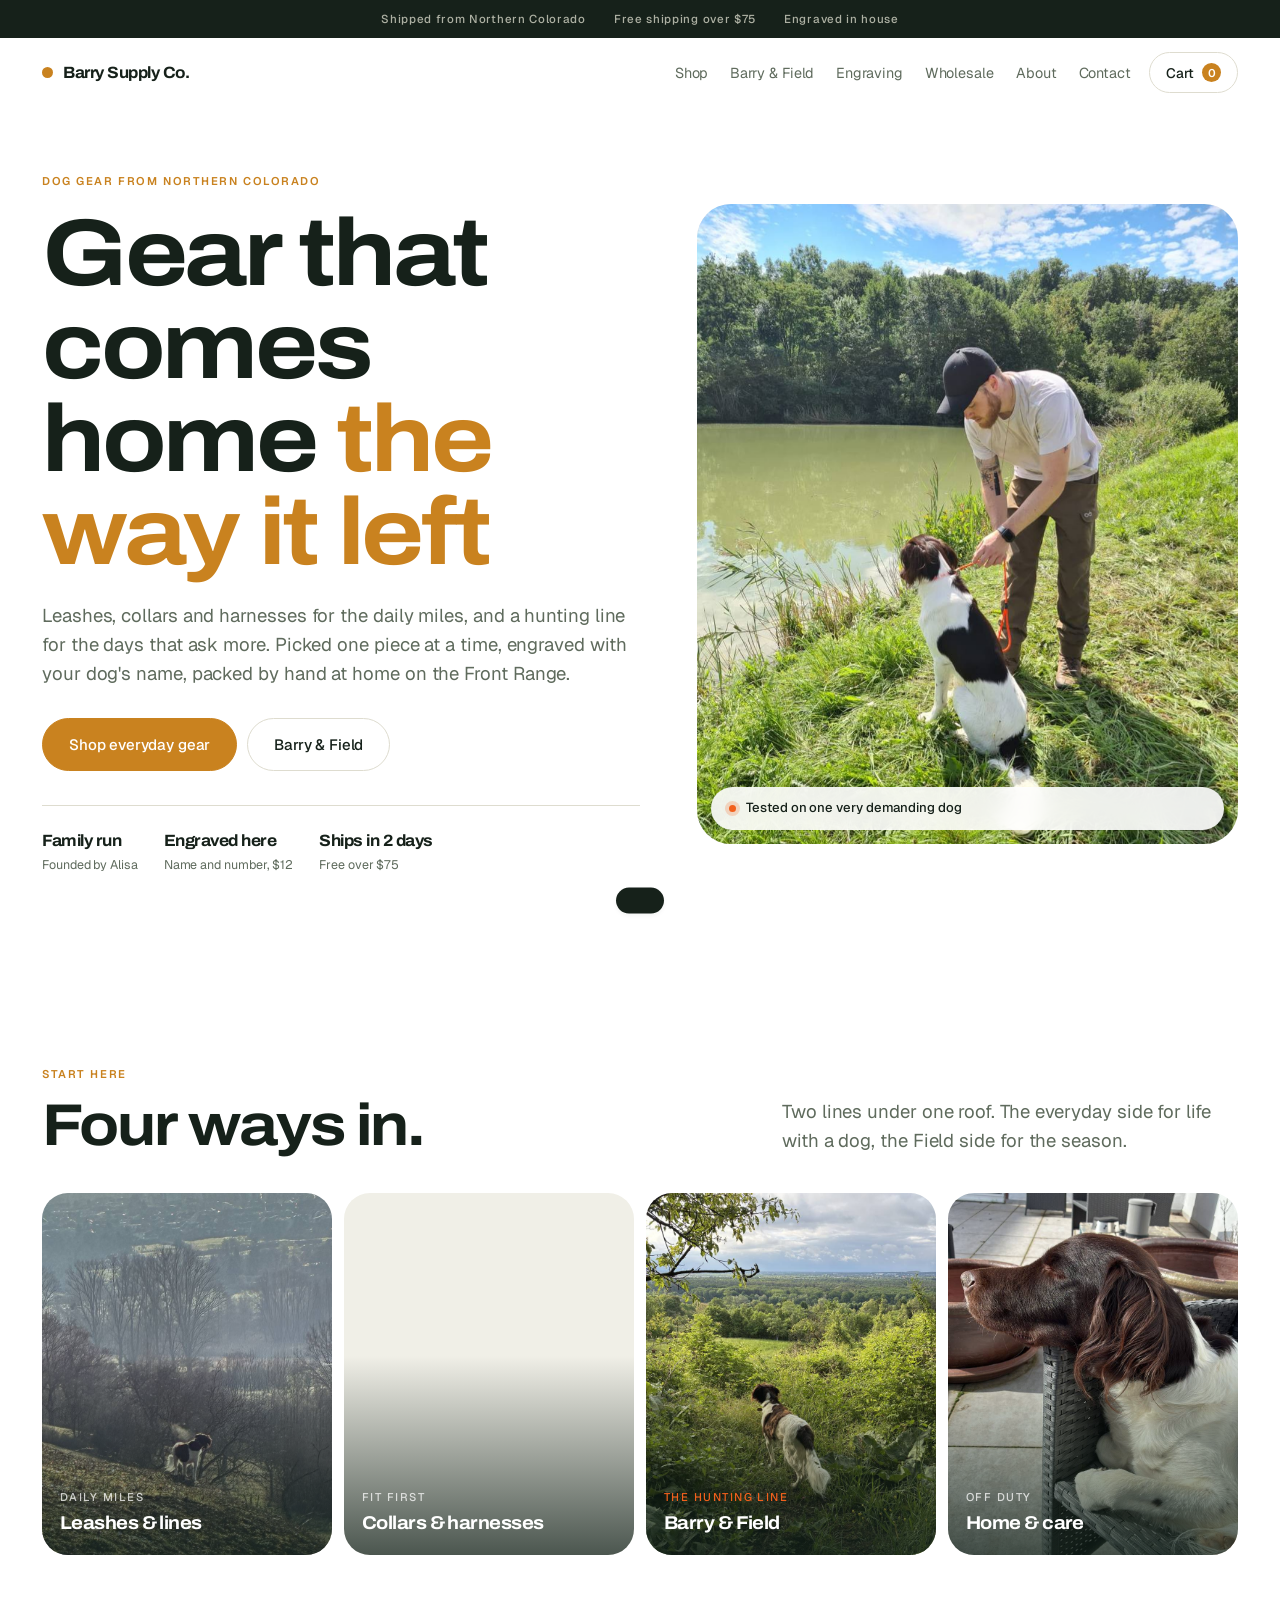
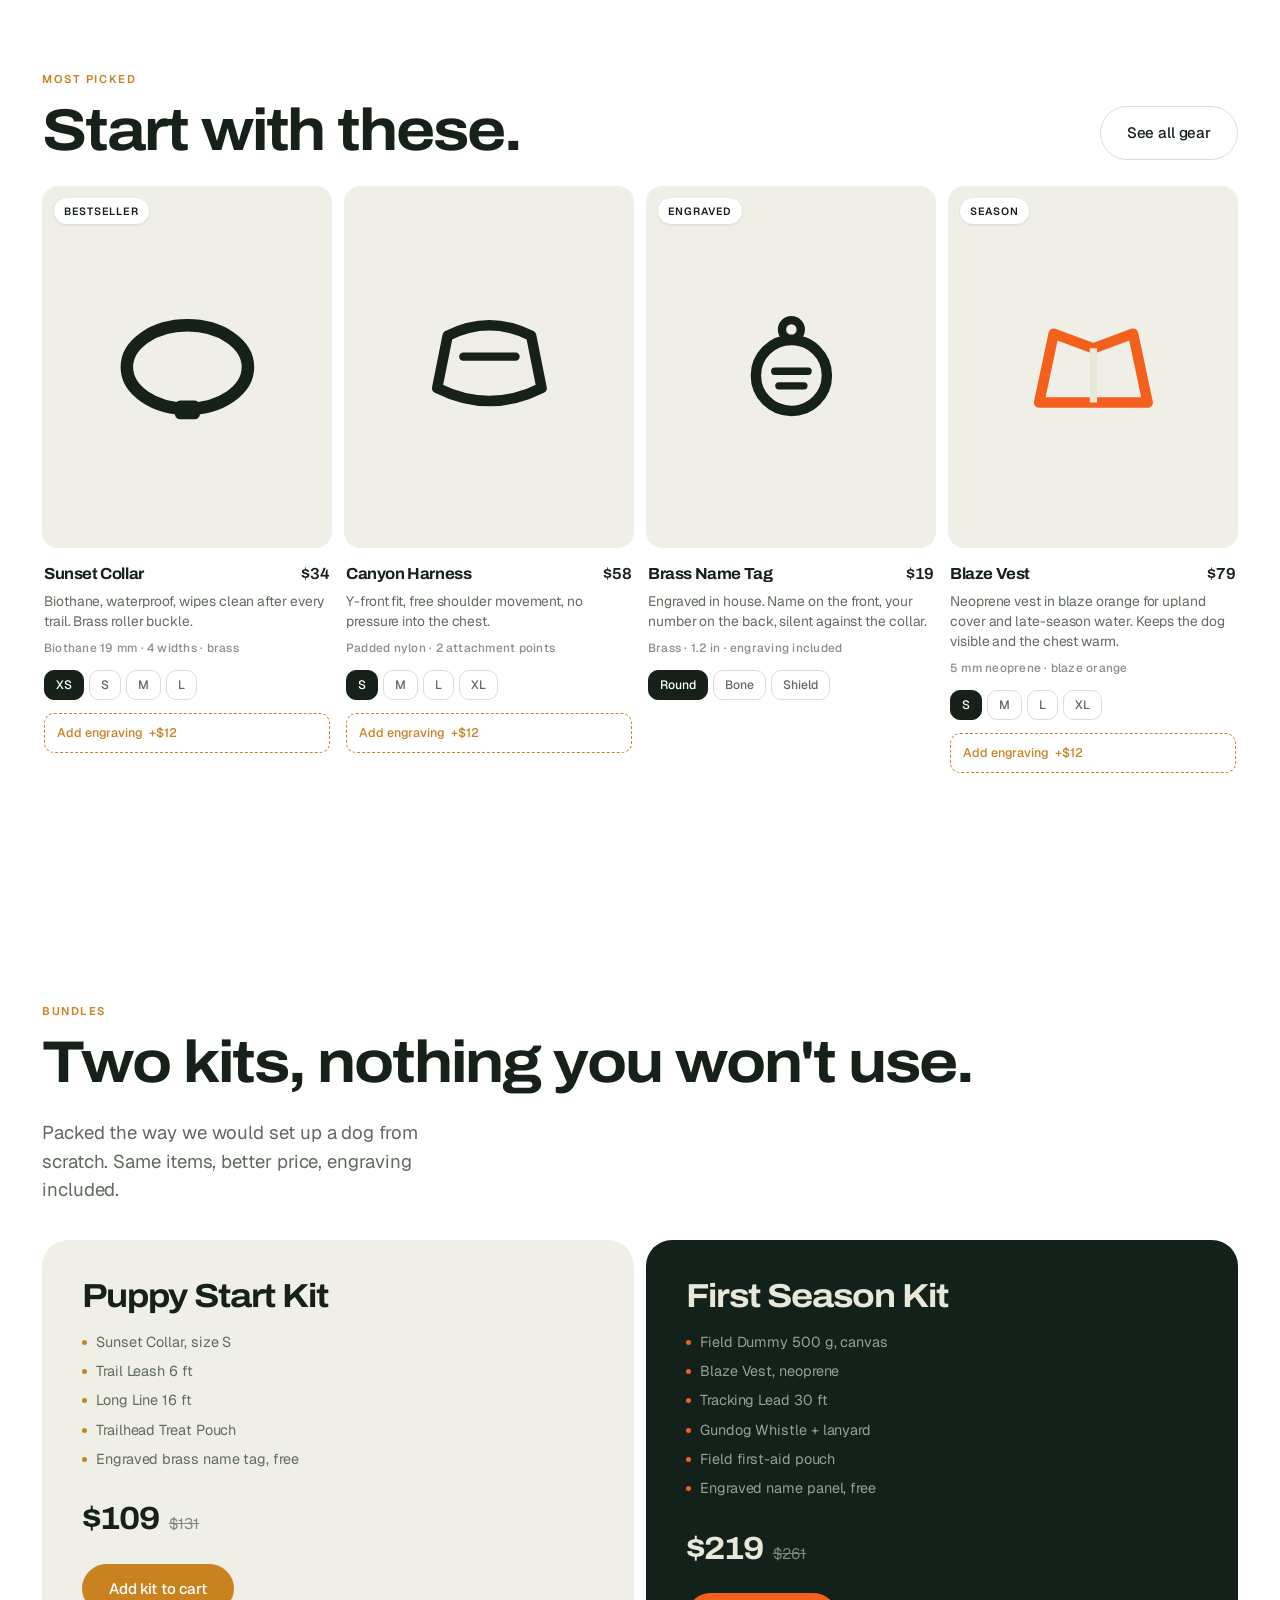
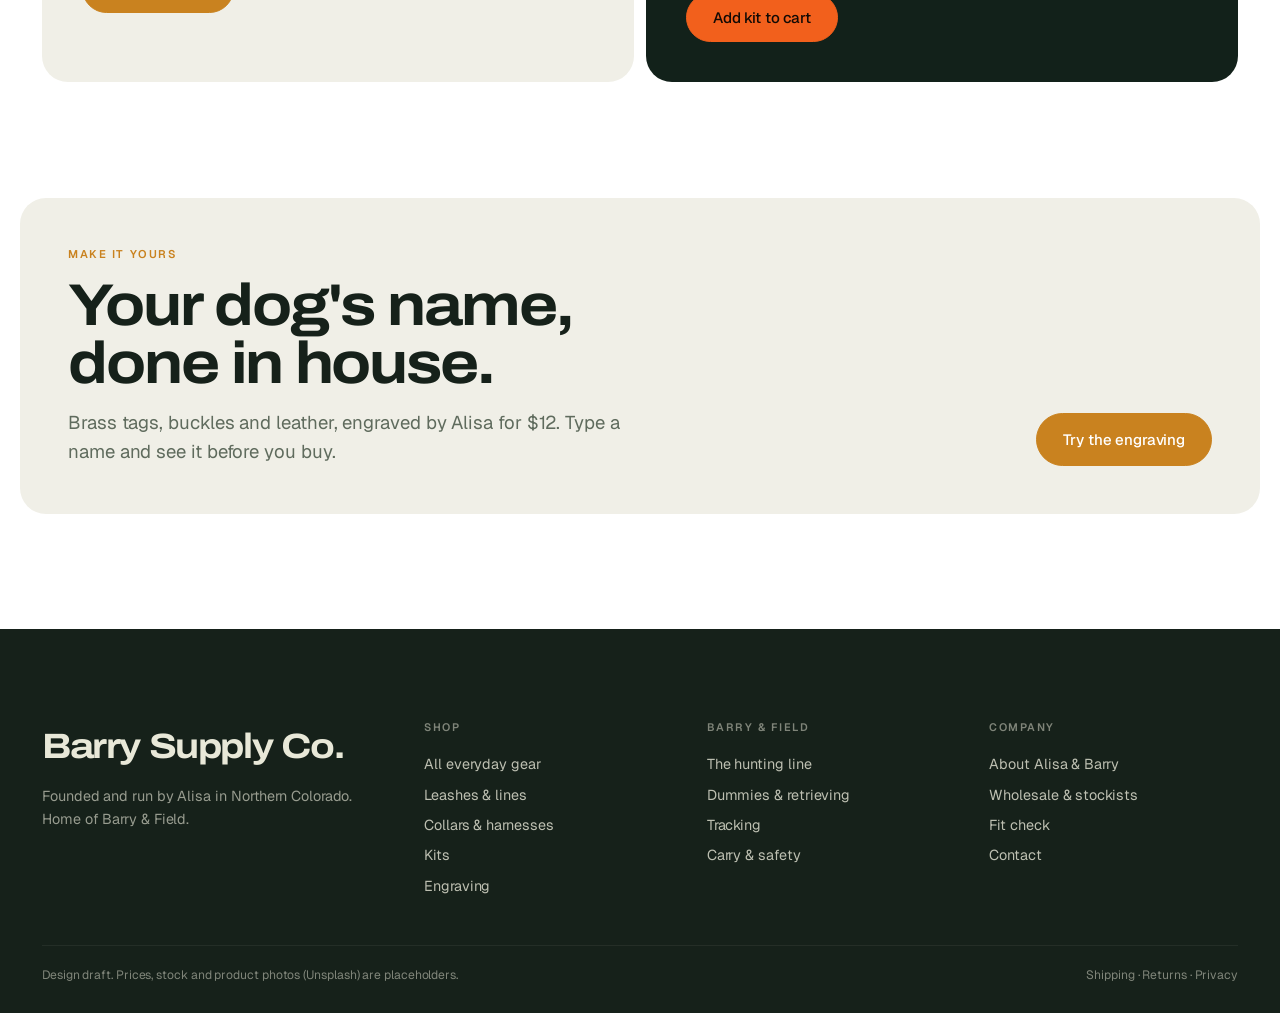
<file: index.html>
<!DOCTYPE html>
<html lang="en">
<head>
<meta charset="UTF-8">
<meta name="viewport" content="width=device-width, initial-scale=1.0, viewport-fit=cover">
<title>Barry Supply Co. · Dog gear from Northern Colorado</title>
<meta name="description" content="Dog gear made for real use, shipped from Northern Colorado. Everyday leashes, collars and harnesses from Barry Supply Co., plus Barry &amp; Field for gundog work. Engraved in house.">
<meta property="og:title" content="Barry Supply Co. · Dog gear from Northern Colorado">
<meta property="og:description" content="Dog gear made for real use, shipped from Northern Colorado. Everyday leashes, collars and harnesses from Barry Supply Co., plus Barry &amp; Field for gundog work. Engraved in house.">
<meta property="og:image" content="assets/img/hero-water.jpg">
<link rel="icon" href="assets/img/favicon.svg" type="image/svg+xml">
<link rel="preconnect" href="https://fonts.googleapis.com">
<link rel="preconnect" href="https://fonts.gstatic.com" crossorigin>
<link href="https://fonts.googleapis.com/css2?family=Archivo:wdth,wght@100..125,400..800&family=Geist:wght@300..700&display=swap" rel="stylesheet">
<link rel="stylesheet" href="assets/css/site.css">
<script>document.documentElement.className='js';</script>
</head>
<body data-mode="everyday" data-page="index">
<a class="skip" href="#main">Skip to content</a>
<div class="top">
  <div class="wrap">
    <span>Shipped from Northern Colorado</span>
    <span>Free shipping over $75</span>
    <span>Engraved in house</span>
  </div>
</div>
<header id="site-header">
  <div class="wrap nav">
    <a class="brand" href="index.html"><span class="dot"></span><b>Barry Supply Co.</b></a>
    <nav aria-label="Main"><ul class="nav-links">
      <li><a href="shop.html">Shop</a></li>
      <li><a href="field.html">Barry &amp; Field</a></li>
      <li><a href="engraving.html">Engraving</a></li>
      <li><a href="wholesale.html">Wholesale</a></li>
      <li><a href="about.html">About</a></li>
      <li><a href="contact.html">Contact</a></li>
    </ul></nav>
    <button class="cart-btn" onclick="toggleCart()" aria-label="Open cart">Cart <i id="cart-count">0</i></button>
  </div>
  <nav aria-label="Main mobile"><ul class="nav-scroll">
      <li><a href="shop.html">Shop</a></li>
      <li><a href="field.html">Barry &amp; Field</a></li>
      <li><a href="engraving.html">Engraving</a></li>
      <li><a href="wholesale.html">Wholesale</a></li>
      <li><a href="about.html">About</a></li>
      <li><a href="contact.html">Contact</a></li>
  </ul></nav>
</header>

<main id="main">
<section class="hero">
  <div class="wrap hero-grid">
    <div class="hero-copy">
      <div class="label acc">Dog gear from Northern Colorado</div>
      <h1 class="h-xl" style="margin-top:18px">Gear that comes home <em>the way it left</em></h1>
      <p class="lede">Leashes, collars and harnesses for the daily miles, and a hunting line for the days that ask more. Picked one piece at a time, engraved with your dog's name, packed by hand at home on the Front Range.</p>
      <div class="hero-ctas">
        <a class="btn acc" href="shop.html">Shop everyday gear</a>
        <a class="btn ghost" href="field.html">Barry &amp; Field</a>
      </div>
      <div class="hero-facts">
        <div><b>Family run</b><span>Founded by Alisa</span></div>
        <div><b>Engraved here</b><span>Name and number, $12</span></div>
        <div><b>Ships in 2 days</b><span>Free over $75</span></div>
      </div>
    </div>
    <div class="hero-shot">
      <img src="assets/img/hero-water.jpg" alt="Working with Barry at the water" loading="lazy">
      <div class="hero-chip"><span class="pip"></span> Tested on one very demanding dog</div>
    </div>
  </div>
</section>
<section class="shell">
  <div class="wrap">
    <div class="head-row rv">
      <div>
        <div class="label acc">Start here</div>
        <h2 class="h-l" style="margin-top:14px">Four ways in.</h2>
      </div>
      <p class="lede" style="max-width:38ch">Two lines under one roof. The everyday side for life with a dog, the Field side for the season.</p>
    </div>
    <div class="tiles rv">
      <a class="tile" href="shop.html#leash">
        <img src="assets/img/trail-fog.jpg" alt="Dog on a trail in morning fog" loading="lazy">
        <span class="cap"><span>Daily miles</span><strong>Leashes &amp; lines</strong></span>
      </a>
      <a class="tile" href="shop.html#collar">
        <img src="https://images.unsplash.com/photo-1765312769410-ef8d07791199?auto=format&fit=crop&w=900&q=70" alt="Dog running up a snowy forest trail" loading="lazy" onerror="this.remove()">
        <span class="cap"><span>Fit first</span><strong>Collars &amp; harnesses</strong></span>
      </a>
      <a class="tile is-field" href="field.html">
        <img src="assets/img/barry-hilltop.jpg" alt="Barry on a hilltop overlooking the valley" loading="lazy">
        <span class="cap"><span>The hunting line</span><strong>Barry &amp; Field</strong></span>
      </a>
      <a class="tile" href="shop.html#home">
        <img src="assets/img/barry-terrace.jpg" alt="Barry resting on a terrace chair" loading="lazy">
        <span class="cap"><span>Off duty</span><strong>Home &amp; care</strong></span>
      </a>
    </div>
  </div>
</section>
<section class="shell pad-t0">
  <div class="wrap">
    <div class="head-row rv">
      <div>
        <div class="label acc">Most picked</div>
        <h2 class="h-l" style="margin-top:14px">Start with these.</h2>
      </div>
      <a class="btn ghost" href="shop.html">See all gear</a>
    </div>
    <div class="grid rv" id="featured-grid" data-ids="p1,p3,p11,f5"></div>
  </div>
</section>
<section class="shell" id="kits">
  <div class="wrap">
    <div class="head-row rv">
      <div>
        <div class="label acc">Bundles</div>
        <h2 class="h-l" style="margin-top:14px">Two kits, nothing you won't use.</h2>
      </div>
      <p class="lede" style="max-width:36ch">Packed the way we would set up a dog from scratch. Same items, better price, engraving included.</p>
    </div>
    <div class="kits rv">
      <div class="kit">
        <h3 class="h-m">Puppy Start Kit</h3>
        <ul>
          <li>Sunset Collar, size S</li>
          <li>Trail Leash 6 ft</li>
          <li>Long Line 16 ft</li>
          <li>Trailhead Treat Pouch</li>
          <li>Engraved brass name tag, free</li>
        </ul>
        <div class="price-row"><span class="now">$109</span><span class="was">$131</span></div>
        <button class="btn acc" onclick="addToCart('kit-pup','Puppy Start Kit',109,'supply','Bundle')">Add kit to cart</button>
      </div>
      <div class="kit dark">
        <h3 class="h-m">First Season Kit</h3>
        <ul>
          <li>Field Dummy 500 g, canvas</li>
          <li>Blaze Vest, neoprene</li>
          <li>Tracking Lead 30 ft</li>
          <li>Gundog Whistle + lanyard</li>
          <li>Field first-aid pouch</li>
          <li>Engraved name panel, free</li>
        </ul>
        <div class="price-row"><span class="now">$219</span><span class="was">$261</span></div>
        <button class="btn blaze" onclick="addToCart('kit-field','First Season Kit',219,'field','Bundle')">Add kit to cart</button>
      </div>
    </div>
  </div>
</section>
<section class="shell pad-t0">
  <div class="wrap teaser rv">
    <div>
      <div class="label acc">Make it yours</div>
      <h2 class="h-l" style="margin-top:14px">Your dog's name, done in house.</h2>
      <p class="lede" style="margin-top:16px">Brass tags, buckles and leather, engraved by Alisa for $12. Type a name and see it before you buy.</p>
    </div>
    <a class="btn acc" href="engraving.html">Try the engraving</a>
  </div>
</section>
</main>
<footer>
  <div class="wrap">
    <div class="foot-top">
      <div>
        <div class="big">Barry Supply Co.</div>
        <p>Founded and run by Alisa in Northern Colorado. Home of Barry &amp; Field.</p>
      </div>
      <div>
        <h5>Shop</h5>
        <a href="shop.html">All everyday gear</a>
        <a href="shop.html#leash">Leashes &amp; lines</a>
        <a href="shop.html#collar">Collars &amp; harnesses</a>
        <a href="shop.html#kits">Kits</a>
        <a href="engraving.html">Engraving</a>
      </div>
      <div>
        <h5>Barry &amp; Field</h5>
        <a href="field.html">The hunting line</a>
        <a href="field.html#dummy">Dummies &amp; retrieving</a>
        <a href="field.html#track">Tracking</a>
        <a href="field.html#carry">Carry &amp; safety</a>
      </div>
      <div>
        <h5>Company</h5>
        <a href="about.html">About Alisa &amp; Barry</a>
        <a href="wholesale.html">Wholesale &amp; stockists</a>
        <a href="contact.html">Fit check</a>
        <a href="contact.html">Contact</a>
      </div>
    </div>
    <div class="foot-base">
      <span>Design draft. Prices, stock and product photos (Unsplash) are placeholders.</span>
      <span>Shipping · Returns · Privacy</span>
    </div>
  </div>
</footer>

<div class="cart-overlay" id="cart-overlay" onclick="toggleCart()"></div>
<aside class="cart-drawer" id="cart-drawer" aria-label="Shopping cart">
  <div class="cart-head">
    <h2 class="h-m">Your cart</h2>
    <button class="cart-close" onclick="toggleCart()" aria-label="Close cart">&times;</button>
  </div>
  <div class="ship-bar">
    <p id="ship-msg">Free shipping over $75</p>
    <div class="track"><div class="fill" id="ship-fill"></div></div>
  </div>
  <div id="cart-items" class="cart-items"><p class="empty">Nothing in here yet. Start with a leash.</p></div>
  <div class="cart-foot">
    <div class="total-row"><span>Subtotal</span><strong id="cart-total">$0</strong></div>
    <button class="btn acc wide" onclick="fakeCheckout(this)">Checkout</button>
    <p class="tiny" style="text-align:center;margin-top:12px">Demo checkout. No payment is processed.</p>
  </div>
</aside>
<div class="toast" id="toast" role="status"></div>

<script src="assets/js/data.js"></script>
<script src="assets/js/site.js"></script>
</body>
</html>
</file>
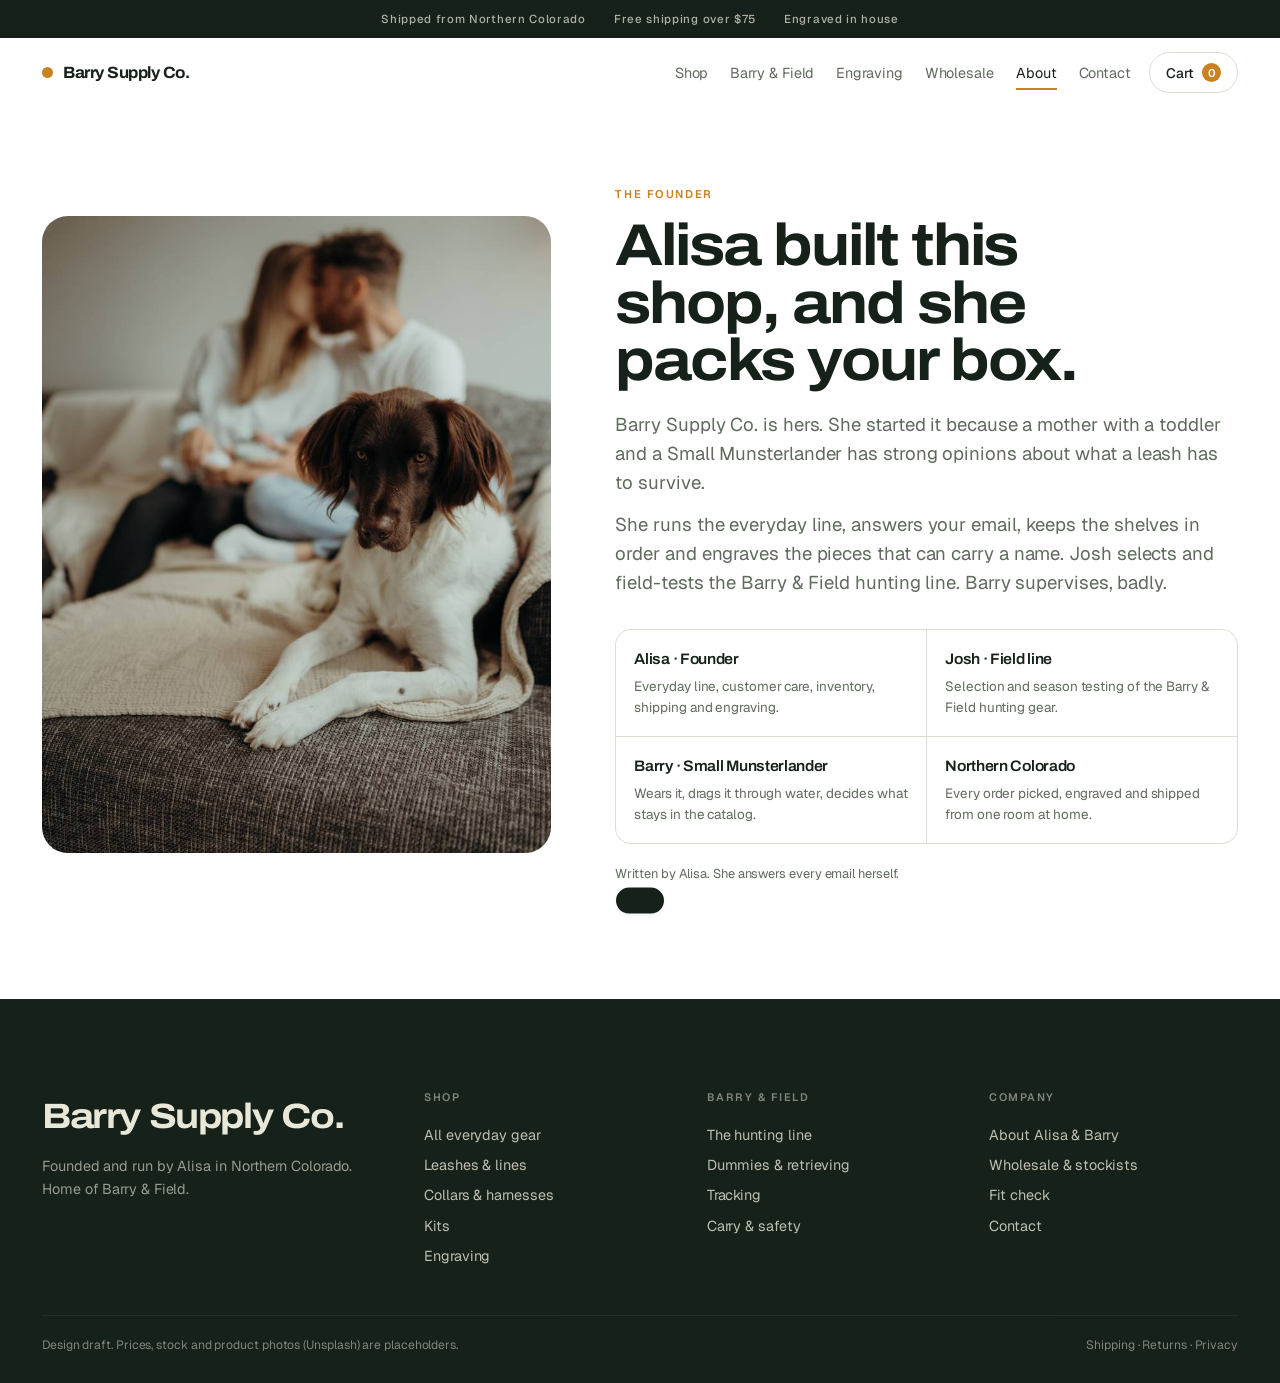
<file: about.html>
<!DOCTYPE html>
<html lang="en">
<head>
<meta charset="UTF-8">
<meta name="viewport" content="width=device-width, initial-scale=1.0, viewport-fit=cover">
<title>About · Barry Supply Co.</title>
<meta name="description" content="Barry Supply Co. is a family run dog gear shop founded by Alisa in Northern Colorado, with the Barry &amp; Field hunting line selected by Josh.">
<meta property="og:title" content="About · Barry Supply Co.">
<meta property="og:description" content="Barry Supply Co. is a family run dog gear shop founded by Alisa in Northern Colorado, with the Barry &amp; Field hunting line selected by Josh.">
<meta property="og:image" content="assets/img/hero-water.jpg">
<link rel="icon" href="assets/img/favicon.svg" type="image/svg+xml">
<link rel="preconnect" href="https://fonts.googleapis.com">
<link rel="preconnect" href="https://fonts.gstatic.com" crossorigin>
<link href="https://fonts.googleapis.com/css2?family=Archivo:wdth,wght@100..125,400..800&family=Geist:wght@300..700&display=swap" rel="stylesheet">
<link rel="stylesheet" href="assets/css/site.css">
<script>document.documentElement.className='js';</script>
</head>
<body data-mode="everyday" data-page="about">
<a class="skip" href="#main">Skip to content</a>
<div class="top">
  <div class="wrap">
    <span>Shipped from Northern Colorado</span>
    <span>Free shipping over $75</span>
    <span>Engraved in house</span>
  </div>
</div>
<header id="site-header">
  <div class="wrap nav">
    <a class="brand" href="index.html"><span class="dot"></span><b>Barry Supply Co.</b></a>
    <nav aria-label="Main"><ul class="nav-links">
      <li><a href="shop.html">Shop</a></li>
      <li><a href="field.html">Barry &amp; Field</a></li>
      <li><a href="engraving.html">Engraving</a></li>
      <li><a href="wholesale.html">Wholesale</a></li>
      <li><a href="about.html" aria-current="page">About</a></li>
      <li><a href="contact.html">Contact</a></li>
    </ul></nav>
    <button class="cart-btn" onclick="toggleCart()" aria-label="Open cart">Cart <i id="cart-count">0</i></button>
  </div>
  <nav aria-label="Main mobile"><ul class="nav-scroll">
      <li><a href="shop.html">Shop</a></li>
      <li><a href="field.html">Barry &amp; Field</a></li>
      <li><a href="engraving.html">Engraving</a></li>
      <li><a href="wholesale.html">Wholesale</a></li>
      <li><a href="about.html" aria-current="page">About</a></li>
      <li><a href="contact.html">Contact</a></li>
  </ul></nav>
</header>

<main id="main">
<section class="shell" id="about">
  <div class="wrap founder rv">
    <div class="pic"><img src="assets/img/alisa-family.jpg" alt="Alisa, Barry and the family at home" loading="lazy"></div>
    <div>
      <div class="label acc">The founder</div>
      <h1 class="h-l" style="margin-top:14px">Alisa built this shop, and she packs your box.</h1>
      <p class="lede" style="margin-top:20px">Barry Supply Co. is hers. She started it because a mother with a toddler and a Small Munsterlander has strong opinions about what a leash has to survive.</p>
      <p class="lede" style="margin-top:14px">She runs the everyday line, answers your email, keeps the shelves in order and engraves the pieces that can carry a name. Josh selects and field-tests the Barry &amp; Field hunting line. Barry supervises, badly.</p>
      <div class="roles">
        <div><h4>Alisa · Founder</h4><p>Everyday line, customer care, inventory, shipping and engraving.</p></div>
        <div><h4>Josh · Field line</h4><p>Selection and season testing of the Barry &amp; Field hunting gear.</p></div>
        <div><h4>Barry · Small Munsterlander</h4><p>Wears it, drags it through water, decides what stays in the catalog.</p></div>
        <div><h4>Northern Colorado</h4><p>Every order picked, engraved and shipped from one room at home.</p></div>
      </div>
      <p class="sig">Written by Alisa. She answers every email herself.</p>
    </div>
  </div>
</section>
</main>
<footer>
  <div class="wrap">
    <div class="foot-top">
      <div>
        <div class="big">Barry Supply Co.</div>
        <p>Founded and run by Alisa in Northern Colorado. Home of Barry &amp; Field.</p>
      </div>
      <div>
        <h5>Shop</h5>
        <a href="shop.html">All everyday gear</a>
        <a href="shop.html#leash">Leashes &amp; lines</a>
        <a href="shop.html#collar">Collars &amp; harnesses</a>
        <a href="shop.html#kits">Kits</a>
        <a href="engraving.html">Engraving</a>
      </div>
      <div>
        <h5>Barry &amp; Field</h5>
        <a href="field.html">The hunting line</a>
        <a href="field.html#dummy">Dummies &amp; retrieving</a>
        <a href="field.html#track">Tracking</a>
        <a href="field.html#carry">Carry &amp; safety</a>
      </div>
      <div>
        <h5>Company</h5>
        <a href="about.html">About Alisa &amp; Barry</a>
        <a href="wholesale.html">Wholesale &amp; stockists</a>
        <a href="contact.html">Fit check</a>
        <a href="contact.html">Contact</a>
      </div>
    </div>
    <div class="foot-base">
      <span>Design draft. Prices, stock and product photos (Unsplash) are placeholders.</span>
      <span>Shipping · Returns · Privacy</span>
    </div>
  </div>
</footer>

<div class="cart-overlay" id="cart-overlay" onclick="toggleCart()"></div>
<aside class="cart-drawer" id="cart-drawer" aria-label="Shopping cart">
  <div class="cart-head">
    <h2 class="h-m">Your cart</h2>
    <button class="cart-close" onclick="toggleCart()" aria-label="Close cart">&times;</button>
  </div>
  <div class="ship-bar">
    <p id="ship-msg">Free shipping over $75</p>
    <div class="track"><div class="fill" id="ship-fill"></div></div>
  </div>
  <div id="cart-items" class="cart-items"><p class="empty">Nothing in here yet. Start with a leash.</p></div>
  <div class="cart-foot">
    <div class="total-row"><span>Subtotal</span><strong id="cart-total">$0</strong></div>
    <button class="btn acc wide" onclick="fakeCheckout(this)">Checkout</button>
    <p class="tiny" style="text-align:center;margin-top:12px">Demo checkout. No payment is processed.</p>
  </div>
</aside>
<div class="toast" id="toast" role="status"></div>

<script src="assets/js/data.js"></script>
<script src="assets/js/site.js"></script>
</body>
</html>
</file>
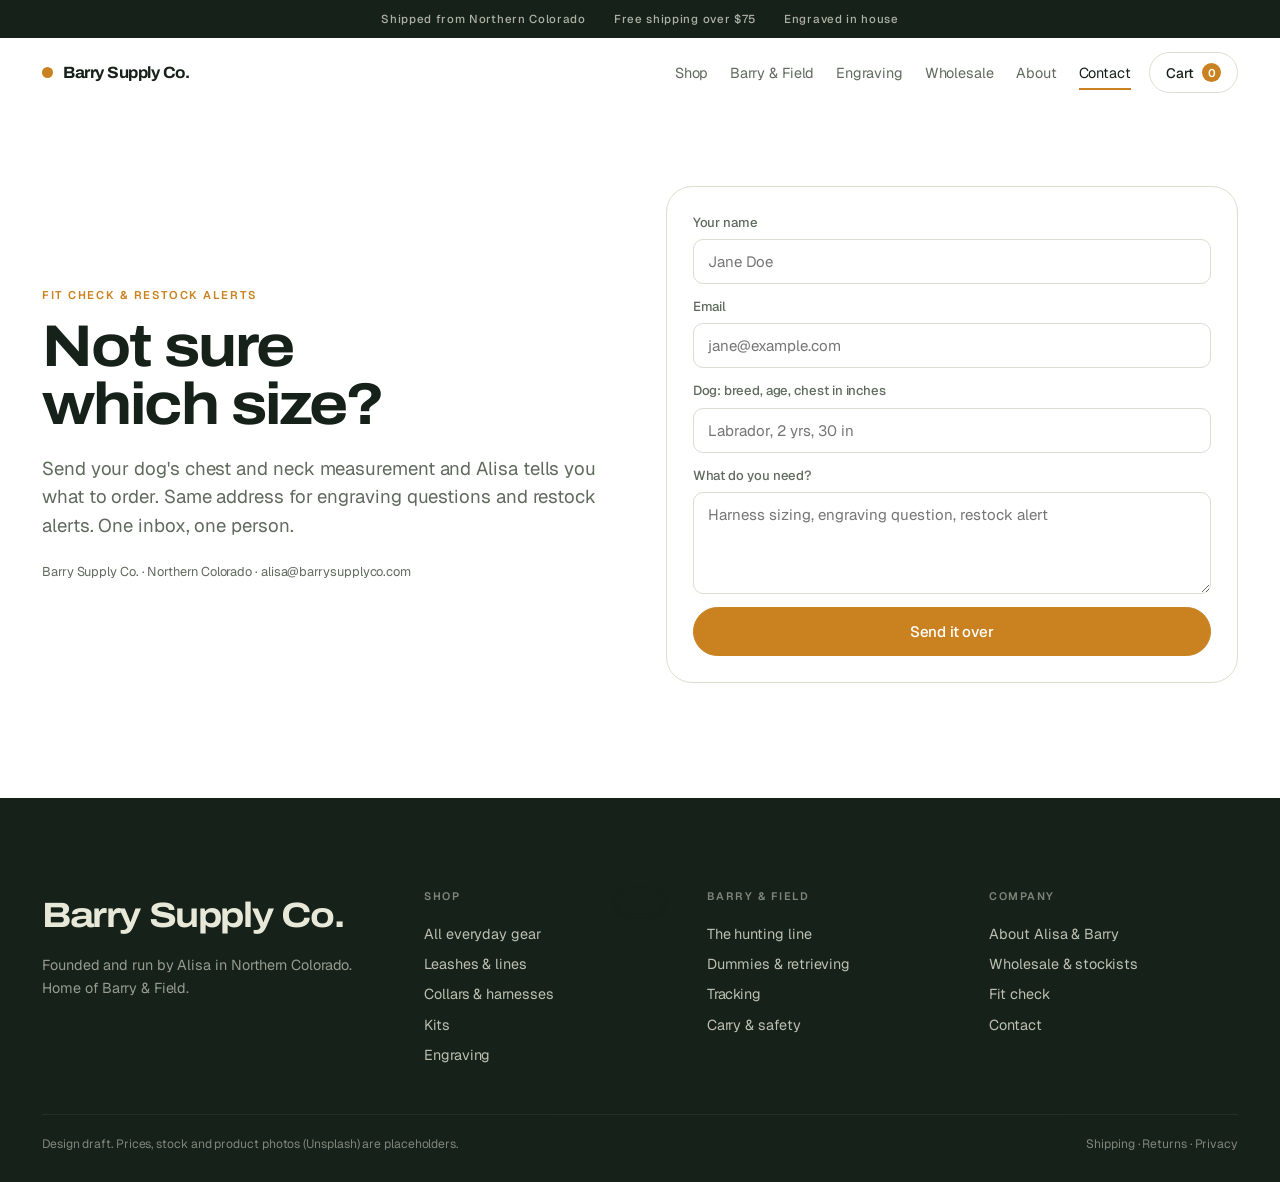
<file: contact.html>
<!DOCTYPE html>
<html lang="en">
<head>
<meta charset="UTF-8">
<meta name="viewport" content="width=device-width, initial-scale=1.0, viewport-fit=cover">
<title>Contact · Barry Supply Co.</title>
<meta name="description" content="Fit check, engraving questions and restock alerts. One inbox, one person.">
<meta property="og:title" content="Contact · Barry Supply Co.">
<meta property="og:description" content="Fit check, engraving questions and restock alerts. One inbox, one person.">
<meta property="og:image" content="assets/img/hero-water.jpg">
<link rel="icon" href="assets/img/favicon.svg" type="image/svg+xml">
<link rel="preconnect" href="https://fonts.googleapis.com">
<link rel="preconnect" href="https://fonts.gstatic.com" crossorigin>
<link href="https://fonts.googleapis.com/css2?family=Archivo:wdth,wght@100..125,400..800&family=Geist:wght@300..700&display=swap" rel="stylesheet">
<link rel="stylesheet" href="assets/css/site.css">
<script>document.documentElement.className='js';</script>
</head>
<body data-mode="everyday" data-page="contact">
<a class="skip" href="#main">Skip to content</a>
<div class="top">
  <div class="wrap">
    <span>Shipped from Northern Colorado</span>
    <span>Free shipping over $75</span>
    <span>Engraved in house</span>
  </div>
</div>
<header id="site-header">
  <div class="wrap nav">
    <a class="brand" href="index.html"><span class="dot"></span><b>Barry Supply Co.</b></a>
    <nav aria-label="Main"><ul class="nav-links">
      <li><a href="shop.html">Shop</a></li>
      <li><a href="field.html">Barry &amp; Field</a></li>
      <li><a href="engraving.html">Engraving</a></li>
      <li><a href="wholesale.html">Wholesale</a></li>
      <li><a href="about.html">About</a></li>
      <li><a href="contact.html" aria-current="page">Contact</a></li>
    </ul></nav>
    <button class="cart-btn" onclick="toggleCart()" aria-label="Open cart">Cart <i id="cart-count">0</i></button>
  </div>
  <nav aria-label="Main mobile"><ul class="nav-scroll">
      <li><a href="shop.html">Shop</a></li>
      <li><a href="field.html">Barry &amp; Field</a></li>
      <li><a href="engraving.html">Engraving</a></li>
      <li><a href="wholesale.html">Wholesale</a></li>
      <li><a href="about.html">About</a></li>
      <li><a href="contact.html" aria-current="page">Contact</a></li>
  </ul></nav>
</header>

<main id="main">
<section class="signup shell" id="contact">
  <div class="wrap split rv">
    <div>
      <div class="label acc">Fit check &amp; restock alerts</div>
      <h1 class="h-l" style="margin-top:14px">Not sure which size?</h1>
      <p class="lede" style="margin-top:20px">Send your dog's chest and neck measurement and Alisa tells you what to order. Same address for engraving questions and restock alerts. One inbox, one person.</p>
      <p class="tiny" style="margin-top:22px">Barry Supply Co. · Northern Colorado · alisa@barrysupplyco.com</p>
    </div>
    <div class="form-card">
      <label>Your name<input type="text" placeholder="Jane Doe"></label>
      <label>Email<input type="email" placeholder="jane@example.com"></label>
      <label>Dog: breed, age, chest in inches<input type="text" placeholder="Labrador, 2 yrs, 30 in"></label>
      <label>What do you need?<textarea rows="4" placeholder="Harness sizing, engraving question, restock alert"></textarea></label>
      <button class="btn acc" onclick="fakeSubmit(this)">Send it over</button>
    </div>
  </div>
</section>
</main>
<footer>
  <div class="wrap">
    <div class="foot-top">
      <div>
        <div class="big">Barry Supply Co.</div>
        <p>Founded and run by Alisa in Northern Colorado. Home of Barry &amp; Field.</p>
      </div>
      <div>
        <h5>Shop</h5>
        <a href="shop.html">All everyday gear</a>
        <a href="shop.html#leash">Leashes &amp; lines</a>
        <a href="shop.html#collar">Collars &amp; harnesses</a>
        <a href="shop.html#kits">Kits</a>
        <a href="engraving.html">Engraving</a>
      </div>
      <div>
        <h5>Barry &amp; Field</h5>
        <a href="field.html">The hunting line</a>
        <a href="field.html#dummy">Dummies &amp; retrieving</a>
        <a href="field.html#track">Tracking</a>
        <a href="field.html#carry">Carry &amp; safety</a>
      </div>
      <div>
        <h5>Company</h5>
        <a href="about.html">About Alisa &amp; Barry</a>
        <a href="wholesale.html">Wholesale &amp; stockists</a>
        <a href="contact.html">Fit check</a>
        <a href="contact.html">Contact</a>
      </div>
    </div>
    <div class="foot-base">
      <span>Design draft. Prices, stock and product photos (Unsplash) are placeholders.</span>
      <span>Shipping · Returns · Privacy</span>
    </div>
  </div>
</footer>

<div class="cart-overlay" id="cart-overlay" onclick="toggleCart()"></div>
<aside class="cart-drawer" id="cart-drawer" aria-label="Shopping cart">
  <div class="cart-head">
    <h2 class="h-m">Your cart</h2>
    <button class="cart-close" onclick="toggleCart()" aria-label="Close cart">&times;</button>
  </div>
  <div class="ship-bar">
    <p id="ship-msg">Free shipping over $75</p>
    <div class="track"><div class="fill" id="ship-fill"></div></div>
  </div>
  <div id="cart-items" class="cart-items"><p class="empty">Nothing in here yet. Start with a leash.</p></div>
  <div class="cart-foot">
    <div class="total-row"><span>Subtotal</span><strong id="cart-total">$0</strong></div>
    <button class="btn acc wide" onclick="fakeCheckout(this)">Checkout</button>
    <p class="tiny" style="text-align:center;margin-top:12px">Demo checkout. No payment is processed.</p>
  </div>
</aside>
<div class="toast" id="toast" role="status"></div>

<script src="assets/js/data.js"></script>
<script src="assets/js/site.js"></script>
</body>
</html>
</file>
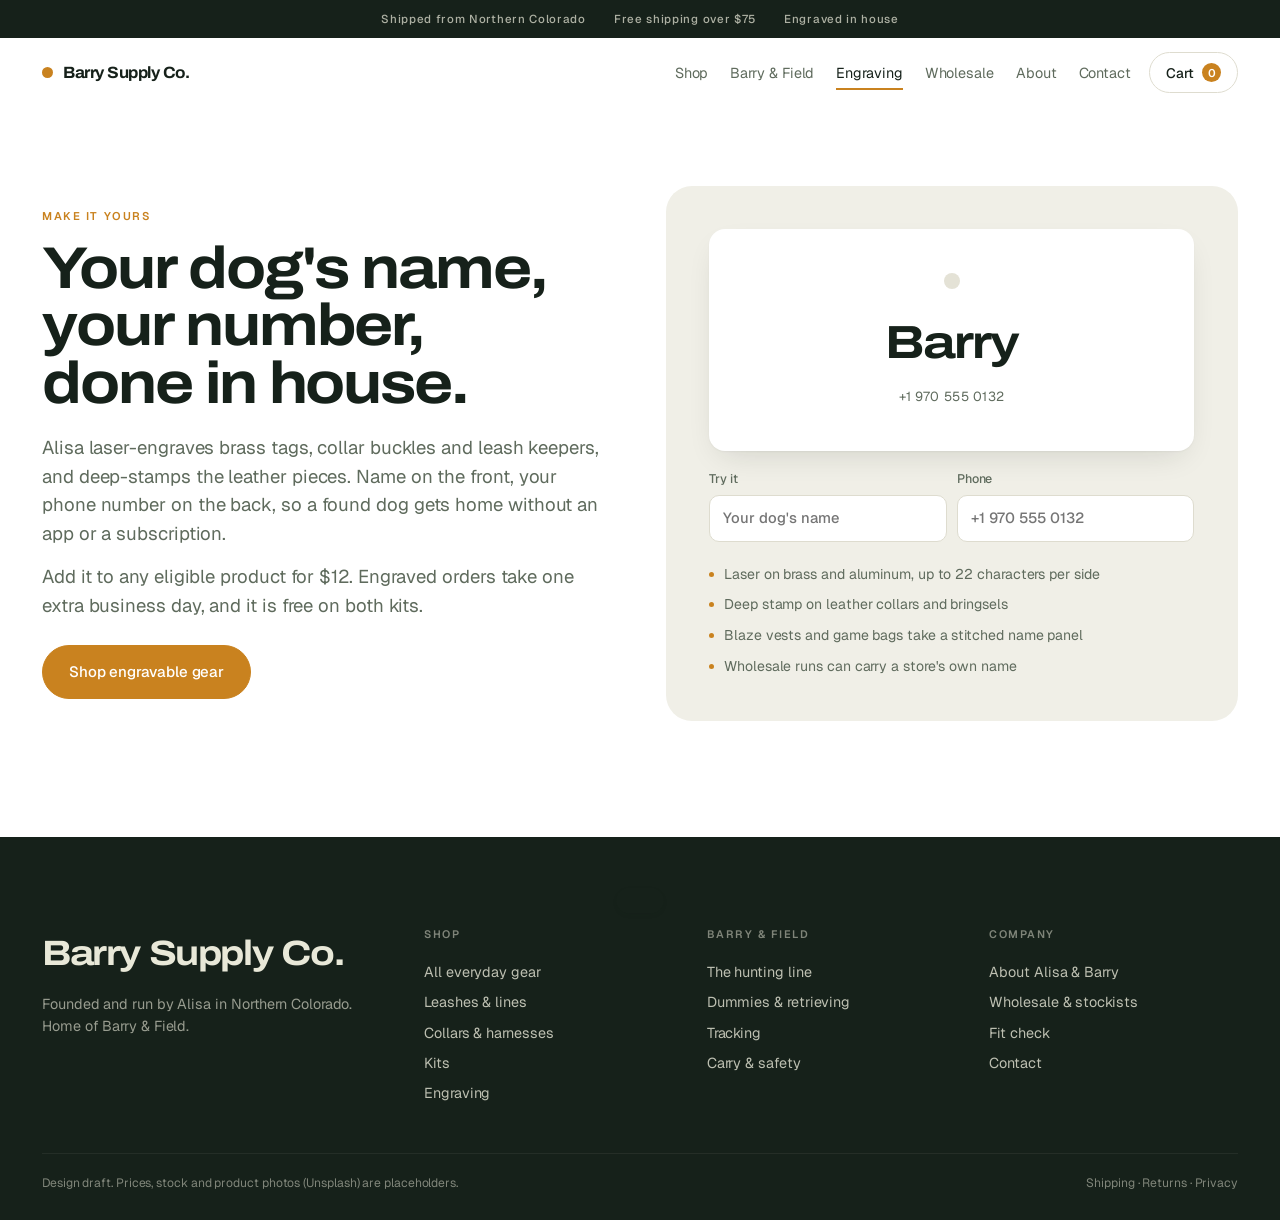
<file: engraving.html>
<!DOCTYPE html>
<html lang="en">
<head>
<meta charset="UTF-8">
<meta name="viewport" content="width=device-width, initial-scale=1.0, viewport-fit=cover">
<title>Engraving · Barry Supply Co.</title>
<meta name="description" content="Laser engraving on brass tags and buckles, deep stamp on leather. Name on the front, your number on the back. $12, done in house.">
<meta property="og:title" content="Engraving · Barry Supply Co.">
<meta property="og:description" content="Laser engraving on brass tags and buckles, deep stamp on leather. Name on the front, your number on the back. $12, done in house.">
<meta property="og:image" content="assets/img/hero-water.jpg">
<link rel="icon" href="assets/img/favicon.svg" type="image/svg+xml">
<link rel="preconnect" href="https://fonts.googleapis.com">
<link rel="preconnect" href="https://fonts.gstatic.com" crossorigin>
<link href="https://fonts.googleapis.com/css2?family=Archivo:wdth,wght@100..125,400..800&family=Geist:wght@300..700&display=swap" rel="stylesheet">
<link rel="stylesheet" href="assets/css/site.css">
<script>document.documentElement.className='js';</script>
</head>
<body data-mode="everyday" data-page="engraving">
<a class="skip" href="#main">Skip to content</a>
<div class="top">
  <div class="wrap">
    <span>Shipped from Northern Colorado</span>
    <span>Free shipping over $75</span>
    <span>Engraved in house</span>
  </div>
</div>
<header id="site-header">
  <div class="wrap nav">
    <a class="brand" href="index.html"><span class="dot"></span><b>Barry Supply Co.</b></a>
    <nav aria-label="Main"><ul class="nav-links">
      <li><a href="shop.html">Shop</a></li>
      <li><a href="field.html">Barry &amp; Field</a></li>
      <li><a href="engraving.html" aria-current="page">Engraving</a></li>
      <li><a href="wholesale.html">Wholesale</a></li>
      <li><a href="about.html">About</a></li>
      <li><a href="contact.html">Contact</a></li>
    </ul></nav>
    <button class="cart-btn" onclick="toggleCart()" aria-label="Open cart">Cart <i id="cart-count">0</i></button>
  </div>
  <nav aria-label="Main mobile"><ul class="nav-scroll">
      <li><a href="shop.html">Shop</a></li>
      <li><a href="field.html">Barry &amp; Field</a></li>
      <li><a href="engraving.html" aria-current="page">Engraving</a></li>
      <li><a href="wholesale.html">Wholesale</a></li>
      <li><a href="about.html">About</a></li>
      <li><a href="contact.html">Contact</a></li>
  </ul></nav>
</header>

<main id="main">
<section class="shell" id="engraving">
  <div class="wrap split rv">
    <div>
      <div class="label acc">Make it yours</div>
      <h1 class="h-l" style="margin-top:14px">Your dog's name, your number, done in house.</h1>
      <p class="lede" style="margin-top:20px">Alisa laser-engraves brass tags, collar buckles and leash keepers, and deep-stamps the leather pieces. Name on the front, your phone number on the back, so a found dog gets home without an app or a subscription.</p>
      <p class="lede" style="margin-top:14px">Add it to any eligible product for $12. Engraved orders take one extra business day, and it is free on both kits.</p>
      <a class="btn acc" style="margin-top:26px" href="shop.html">Shop engravable gear</a>
    </div>
    <div class="panel">
      <div class="tagmock">
        <div class="hole"></div>
        <b id="tag-name">Barry</b>
        <span id="tag-num">+1 970 555 0132</span>
      </div>
      <div class="tag-try">
        <label>Try it<input id="try-name" type="text" maxlength="22" placeholder="Your dog's name" autocomplete="off"></label>
        <label>Phone<input id="try-num" type="tel" maxlength="22" placeholder="+1 970 555 0132" autocomplete="off"></label>
      </div>
      <ul>
        <li>Laser on brass and aluminum, up to 22 characters per side</li>
        <li>Deep stamp on leather collars and bringsels</li>
        <li>Blaze vests and game bags take a stitched name panel</li>
        <li>Wholesale runs can carry a store's own name</li>
      </ul>
    </div>
  </div>
</section>
</main>
<footer>
  <div class="wrap">
    <div class="foot-top">
      <div>
        <div class="big">Barry Supply Co.</div>
        <p>Founded and run by Alisa in Northern Colorado. Home of Barry &amp; Field.</p>
      </div>
      <div>
        <h5>Shop</h5>
        <a href="shop.html">All everyday gear</a>
        <a href="shop.html#leash">Leashes &amp; lines</a>
        <a href="shop.html#collar">Collars &amp; harnesses</a>
        <a href="shop.html#kits">Kits</a>
        <a href="engraving.html">Engraving</a>
      </div>
      <div>
        <h5>Barry &amp; Field</h5>
        <a href="field.html">The hunting line</a>
        <a href="field.html#dummy">Dummies &amp; retrieving</a>
        <a href="field.html#track">Tracking</a>
        <a href="field.html#carry">Carry &amp; safety</a>
      </div>
      <div>
        <h5>Company</h5>
        <a href="about.html">About Alisa &amp; Barry</a>
        <a href="wholesale.html">Wholesale &amp; stockists</a>
        <a href="contact.html">Fit check</a>
        <a href="contact.html">Contact</a>
      </div>
    </div>
    <div class="foot-base">
      <span>Design draft. Prices, stock and product photos (Unsplash) are placeholders.</span>
      <span>Shipping · Returns · Privacy</span>
    </div>
  </div>
</footer>

<div class="cart-overlay" id="cart-overlay" onclick="toggleCart()"></div>
<aside class="cart-drawer" id="cart-drawer" aria-label="Shopping cart">
  <div class="cart-head">
    <h2 class="h-m">Your cart</h2>
    <button class="cart-close" onclick="toggleCart()" aria-label="Close cart">&times;</button>
  </div>
  <div class="ship-bar">
    <p id="ship-msg">Free shipping over $75</p>
    <div class="track"><div class="fill" id="ship-fill"></div></div>
  </div>
  <div id="cart-items" class="cart-items"><p class="empty">Nothing in here yet. Start with a leash.</p></div>
  <div class="cart-foot">
    <div class="total-row"><span>Subtotal</span><strong id="cart-total">$0</strong></div>
    <button class="btn acc wide" onclick="fakeCheckout(this)">Checkout</button>
    <p class="tiny" style="text-align:center;margin-top:12px">Demo checkout. No payment is processed.</p>
  </div>
</aside>
<div class="toast" id="toast" role="status"></div>

<script src="assets/js/data.js"></script>
<script src="assets/js/site.js"></script>
</body>
</html>
</file>
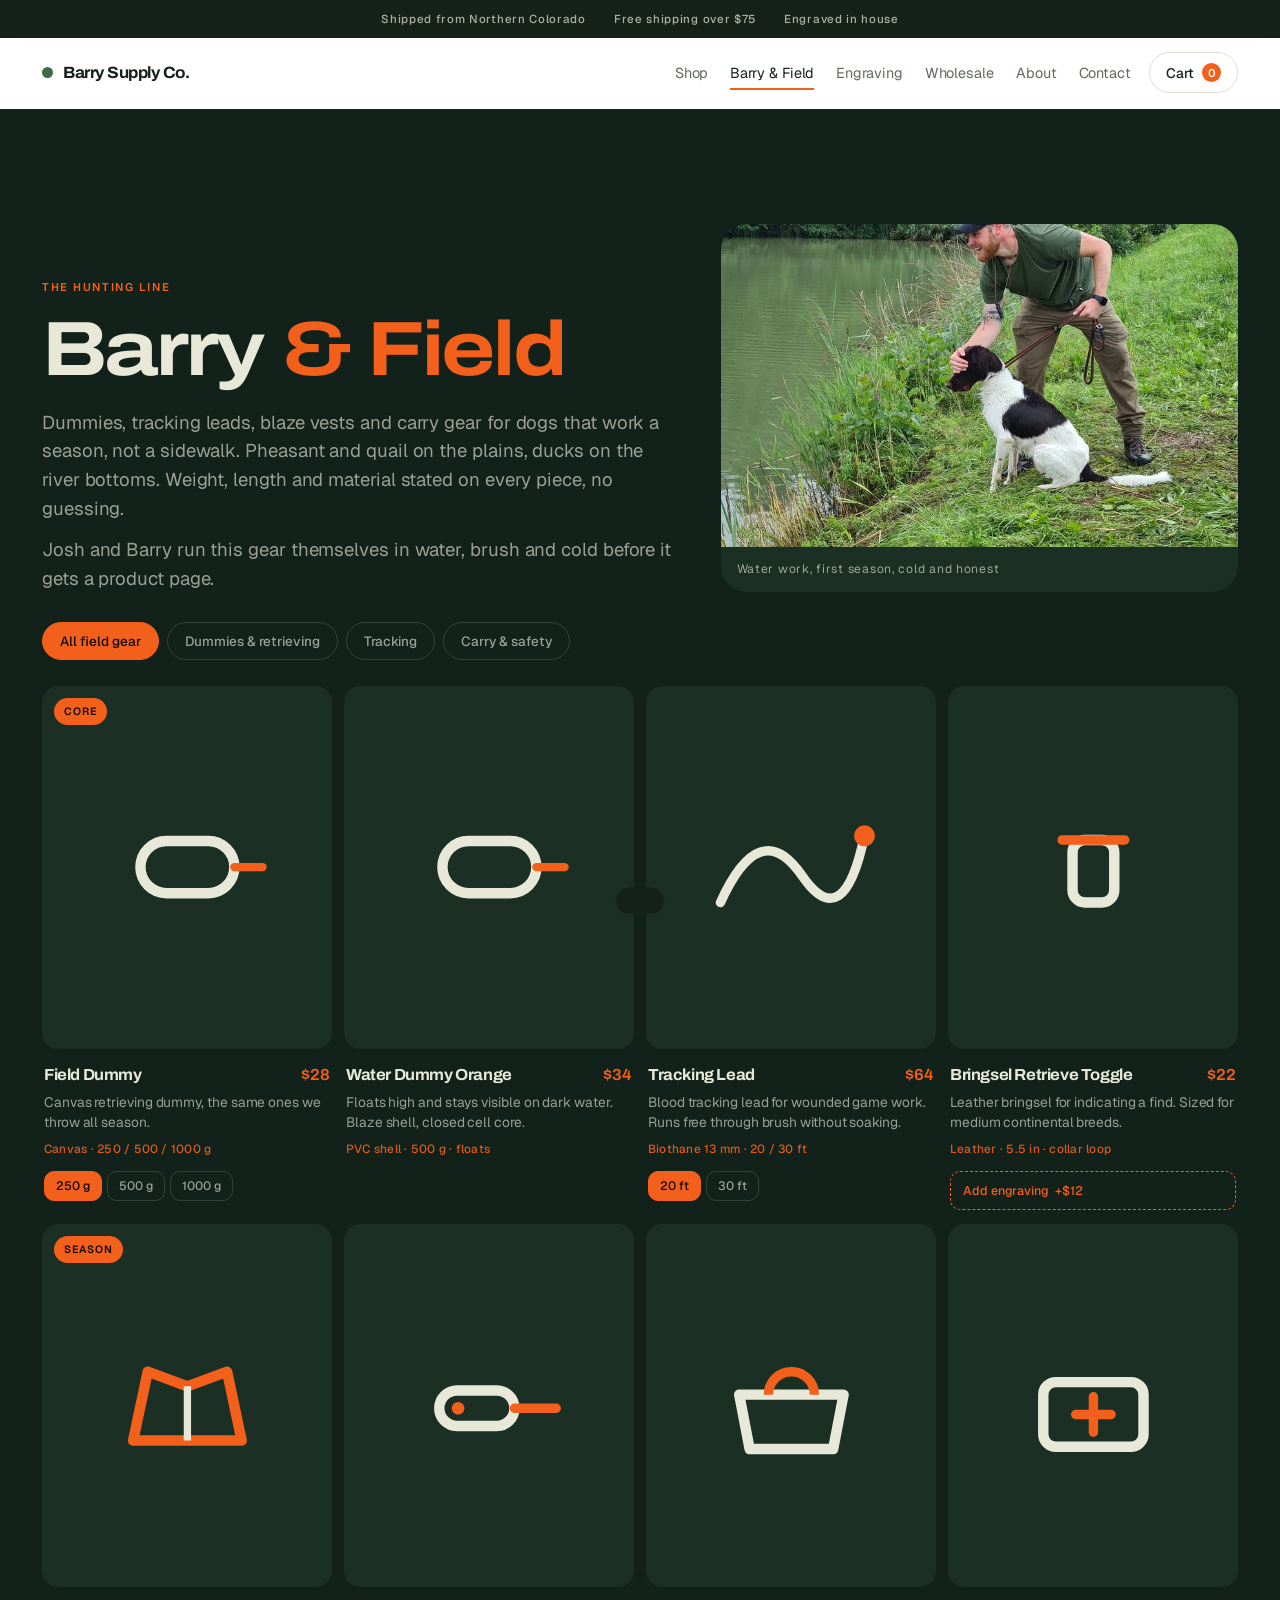
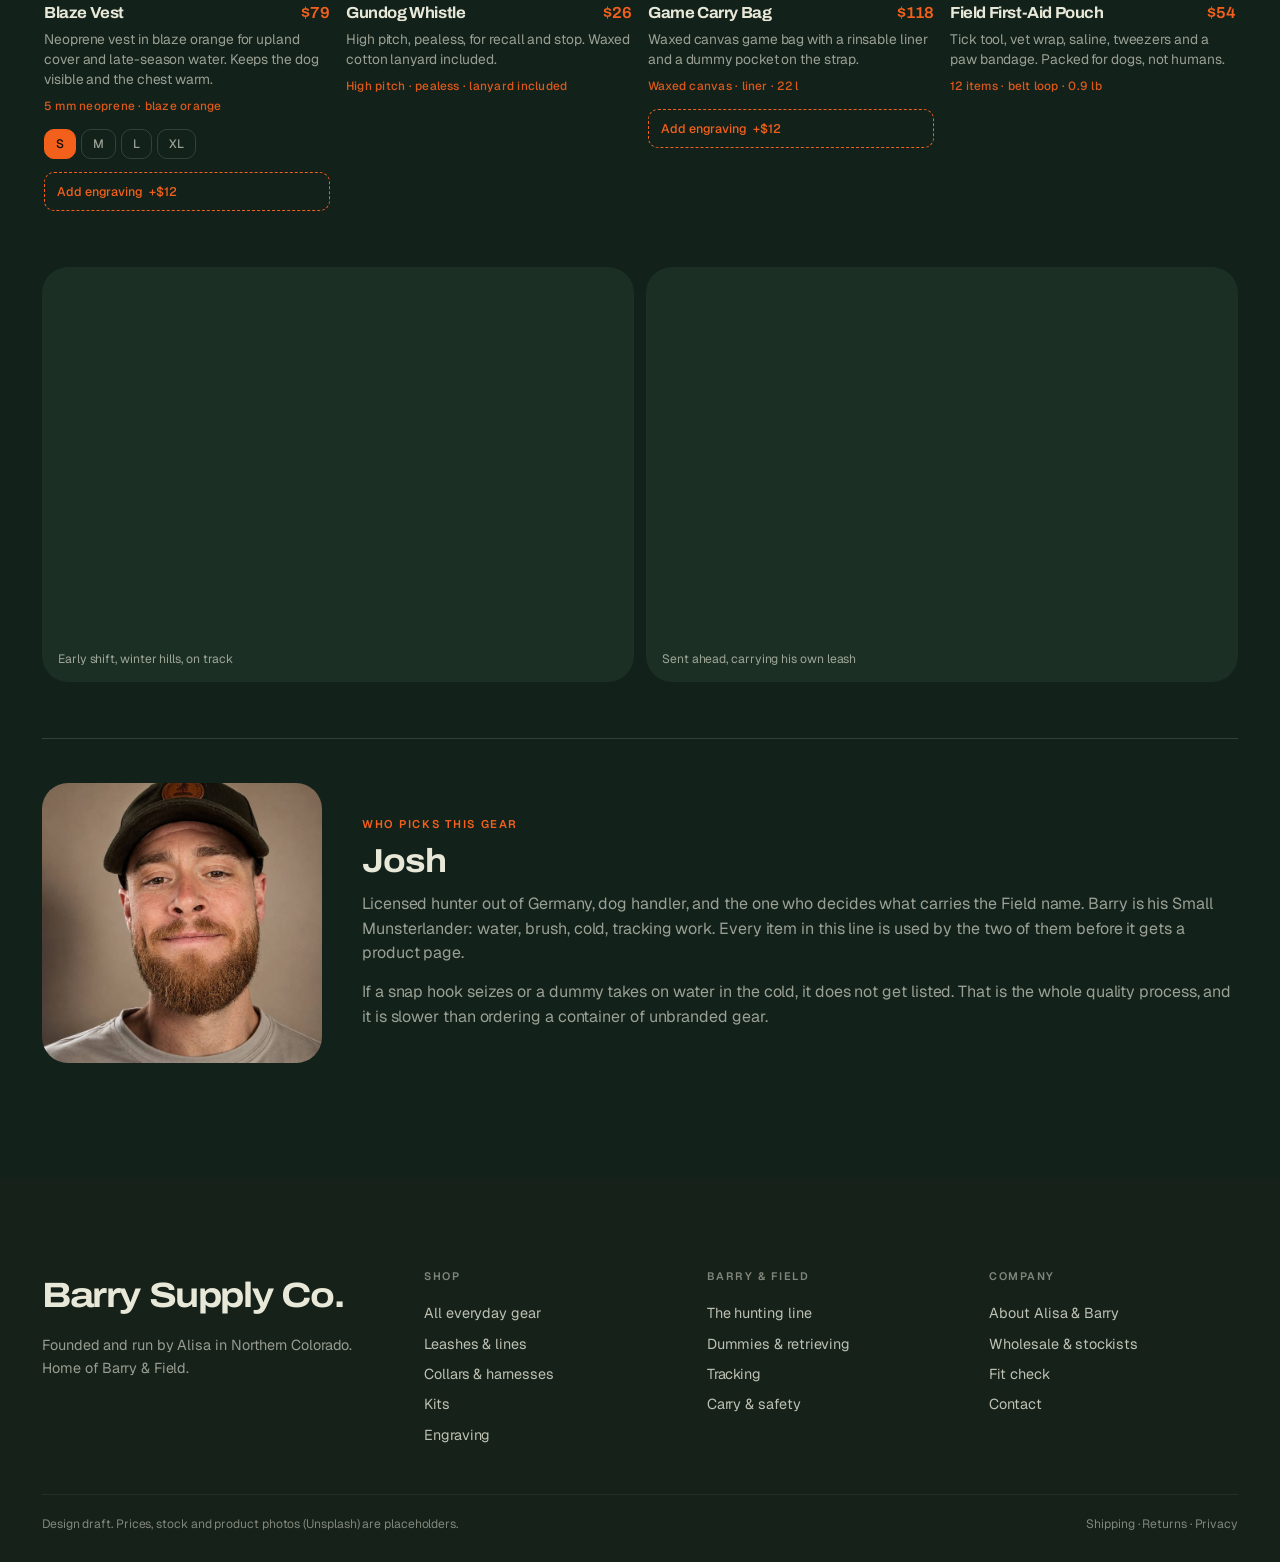
<file: field.html>
<!DOCTYPE html>
<html lang="en">
<head>
<meta charset="UTF-8">
<meta name="viewport" content="width=device-width, initial-scale=1.0, viewport-fit=cover">
<title>Barry &amp; Field · Barry Supply Co.</title>
<meta name="description" content="Barry &amp; Field: dummies, tracking leads, blaze vests and carry gear for gundogs. Selected and used by a hunter and his Small Munsterlander.">
<meta property="og:title" content="Barry &amp; Field · Barry Supply Co.">
<meta property="og:description" content="Barry &amp; Field: dummies, tracking leads, blaze vests and carry gear for gundogs. Selected and used by a hunter and his Small Munsterlander.">
<meta property="og:image" content="assets/img/hero-water.jpg">
<link rel="icon" href="assets/img/favicon.svg" type="image/svg+xml">
<link rel="preconnect" href="https://fonts.googleapis.com">
<link rel="preconnect" href="https://fonts.gstatic.com" crossorigin>
<link href="https://fonts.googleapis.com/css2?family=Archivo:wdth,wght@100..125,400..800&family=Geist:wght@300..700&display=swap" rel="stylesheet">
<link rel="stylesheet" href="assets/css/site.css">
<script>document.documentElement.className='js';</script>
</head>
<body data-mode="field" data-page="field">
<a class="skip" href="#main">Skip to content</a>
<div class="top">
  <div class="wrap">
    <span>Shipped from Northern Colorado</span>
    <span>Free shipping over $75</span>
    <span>Engraved in house</span>
  </div>
</div>
<header id="site-header">
  <div class="wrap nav">
    <a class="brand" href="index.html"><span class="dot"></span><b>Barry Supply Co.</b></a>
    <nav aria-label="Main"><ul class="nav-links">
      <li><a href="shop.html">Shop</a></li>
      <li><a href="field.html" aria-current="page">Barry &amp; Field</a></li>
      <li><a href="engraving.html">Engraving</a></li>
      <li><a href="wholesale.html">Wholesale</a></li>
      <li><a href="about.html">About</a></li>
      <li><a href="contact.html">Contact</a></li>
    </ul></nav>
    <button class="cart-btn" onclick="toggleCart()" aria-label="Open cart">Cart <i id="cart-count">0</i></button>
  </div>
  <nav aria-label="Main mobile"><ul class="nav-scroll">
      <li><a href="shop.html">Shop</a></li>
      <li><a href="field.html" aria-current="page">Barry &amp; Field</a></li>
      <li><a href="engraving.html">Engraving</a></li>
      <li><a href="wholesale.html">Wholesale</a></li>
      <li><a href="about.html">About</a></li>
      <li><a href="contact.html">Contact</a></li>
  </ul></nav>
</header>

<main id="main">
<section class="field shell" id="field">
  <div class="wrap">
    <div class="field-head rv">
      <div>
        <div class="label">The hunting line</div>
        <div class="wordmark" style="margin-top:16px">
          <h1 class="dsp">Barry <span>&amp; Field</span></h1>
        </div>
        <p class="lede" style="margin-top:20px">Dummies, tracking leads, blaze vests and carry gear for dogs that work a season, not a sidewalk. Pheasant and quail on the plains, ducks on the river bottoms. Weight, length and material stated on every piece, no guessing.</p>
        <p class="lede" style="margin-top:12px">Josh and Barry run this gear themselves in water, brush and cold before it gets a product page.</p>
      </div>
      <figure class="field-photo">
        <img src="assets/img/field-water.jpg" alt="Water work with Barry" loading="lazy">
        <figcaption>Water work, first season, cold and honest</figcaption>
      </figure>
    </div>

    <div class="filters rv" id="field-filters" role="group" aria-label="Filter field products"></div>
    <div class="grid rv" id="field-grid"></div>

    <div class="field-clips rv">
      <figure><video src="assets/video/meadow.mp4" autoplay muted loop playsinline preload="metadata"></video><figcaption>Early shift, winter hills, on track</figcaption></figure>
      <figure><video src="assets/video/water.mp4" autoplay muted loop playsinline preload="metadata"></video><figcaption>Sent ahead, carrying his own leash</figcaption></figure>
    </div>

    <div class="who rv">
      <div class="pic"><img src="assets/img/josh.jpg" alt="Josh, who selects and tests the Barry and Field line" loading="lazy"></div>
      <div>
        <div class="label">Who picks this gear</div>
        <h3 class="h-m" style="margin-top:12px">Josh</h3>
        <p>Licensed hunter out of Germany, dog handler, and the one who decides what carries the Field name. Barry is his Small Munsterlander: water, brush, cold, tracking work. Every item in this line is used by the two of them before it gets a product page.</p>
        <p>If a snap hook seizes or a dummy takes on water in the cold, it does not get listed. That is the whole quality process, and it is slower than ordering a container of unbranded gear.</p>
      </div>
    </div>
  </div>
</section>
</main>
<footer>
  <div class="wrap">
    <div class="foot-top">
      <div>
        <div class="big">Barry Supply Co.</div>
        <p>Founded and run by Alisa in Northern Colorado. Home of Barry &amp; Field.</p>
      </div>
      <div>
        <h5>Shop</h5>
        <a href="shop.html">All everyday gear</a>
        <a href="shop.html#leash">Leashes &amp; lines</a>
        <a href="shop.html#collar">Collars &amp; harnesses</a>
        <a href="shop.html#kits">Kits</a>
        <a href="engraving.html">Engraving</a>
      </div>
      <div>
        <h5>Barry &amp; Field</h5>
        <a href="field.html">The hunting line</a>
        <a href="field.html#dummy">Dummies &amp; retrieving</a>
        <a href="field.html#track">Tracking</a>
        <a href="field.html#carry">Carry &amp; safety</a>
      </div>
      <div>
        <h5>Company</h5>
        <a href="about.html">About Alisa &amp; Barry</a>
        <a href="wholesale.html">Wholesale &amp; stockists</a>
        <a href="contact.html">Fit check</a>
        <a href="contact.html">Contact</a>
      </div>
    </div>
    <div class="foot-base">
      <span>Design draft. Prices, stock and product photos (Unsplash) are placeholders.</span>
      <span>Shipping · Returns · Privacy</span>
    </div>
  </div>
</footer>

<div class="cart-overlay" id="cart-overlay" onclick="toggleCart()"></div>
<aside class="cart-drawer" id="cart-drawer" aria-label="Shopping cart">
  <div class="cart-head">
    <h2 class="h-m">Your cart</h2>
    <button class="cart-close" onclick="toggleCart()" aria-label="Close cart">&times;</button>
  </div>
  <div class="ship-bar">
    <p id="ship-msg">Free shipping over $75</p>
    <div class="track"><div class="fill" id="ship-fill"></div></div>
  </div>
  <div id="cart-items" class="cart-items"><p class="empty">Nothing in here yet. Start with a leash.</p></div>
  <div class="cart-foot">
    <div class="total-row"><span>Subtotal</span><strong id="cart-total">$0</strong></div>
    <button class="btn acc wide" onclick="fakeCheckout(this)">Checkout</button>
    <p class="tiny" style="text-align:center;margin-top:12px">Demo checkout. No payment is processed.</p>
  </div>
</aside>
<div class="toast" id="toast" role="status"></div>

<script src="assets/js/data.js"></script>
<script src="assets/js/site.js"></script>
</body>
</html>
</file>
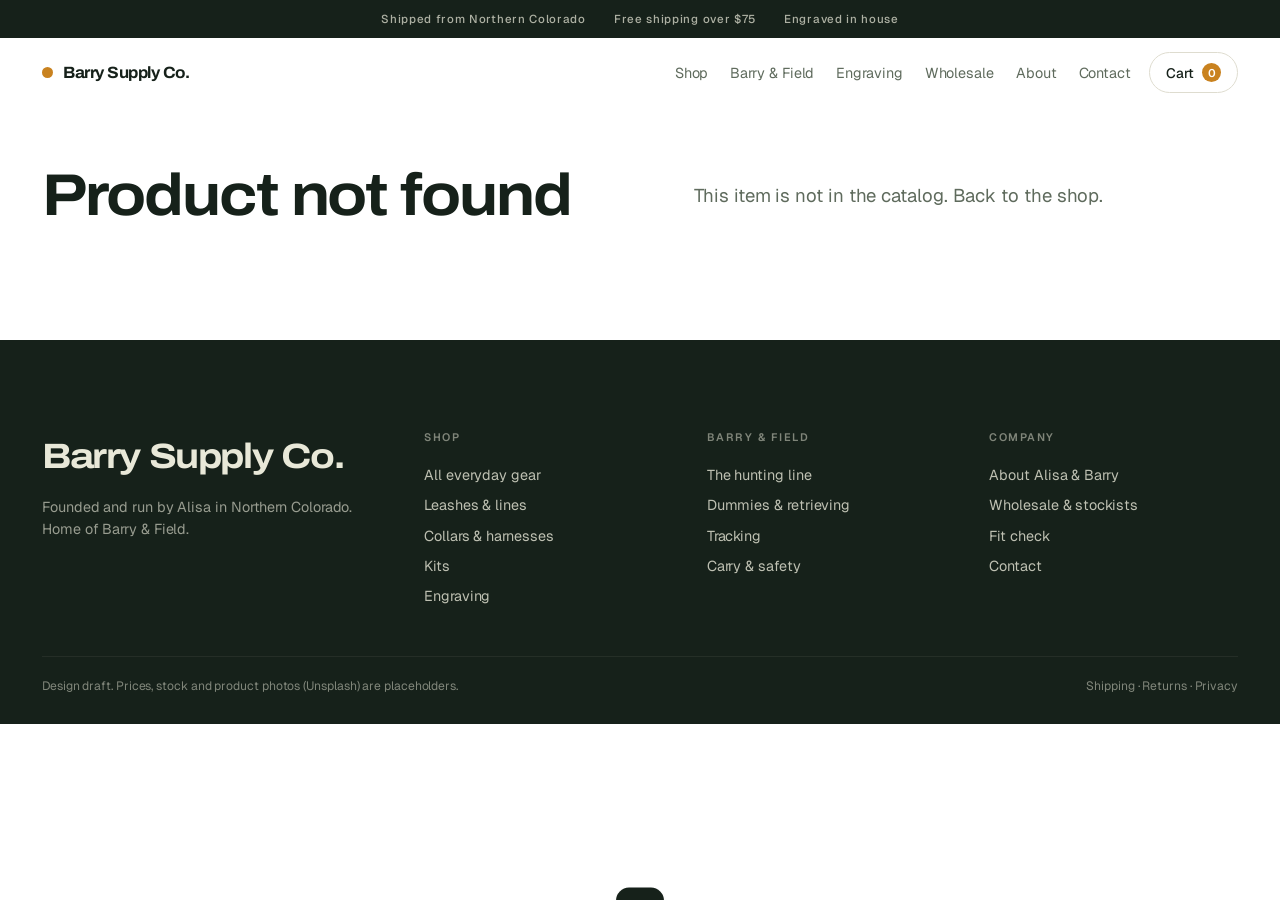
<file: product.html>
<!DOCTYPE html>
<html lang="en">
<head>
<meta charset="UTF-8">
<meta name="viewport" content="width=device-width, initial-scale=1.0, viewport-fit=cover">
<title>Product · Barry Supply Co.</title>
<meta name="description" content="Product details, size advice and engraving.">
<meta property="og:title" content="Product · Barry Supply Co.">
<meta property="og:description" content="Product details, size advice and engraving.">
<meta property="og:image" content="assets/img/hero-water.jpg">
<link rel="icon" href="assets/img/favicon.svg" type="image/svg+xml">
<link rel="preconnect" href="https://fonts.googleapis.com">
<link rel="preconnect" href="https://fonts.gstatic.com" crossorigin>
<link href="https://fonts.googleapis.com/css2?family=Archivo:wdth,wght@100..125,400..800&family=Geist:wght@300..700&display=swap" rel="stylesheet">
<link rel="stylesheet" href="assets/css/site.css">
<script>document.documentElement.className='js';</script>
</head>
<body data-mode="everyday" data-page="product">
<a class="skip" href="#main">Skip to content</a>
<div class="top">
  <div class="wrap">
    <span>Shipped from Northern Colorado</span>
    <span>Free shipping over $75</span>
    <span>Engraved in house</span>
  </div>
</div>
<header id="site-header">
  <div class="wrap nav">
    <a class="brand" href="index.html"><span class="dot"></span><b>Barry Supply Co.</b></a>
    <nav aria-label="Main"><ul class="nav-links">
      <li><a href="shop.html">Shop</a></li>
      <li><a href="field.html">Barry &amp; Field</a></li>
      <li><a href="engraving.html">Engraving</a></li>
      <li><a href="wholesale.html">Wholesale</a></li>
      <li><a href="about.html">About</a></li>
      <li><a href="contact.html">Contact</a></li>
    </ul></nav>
    <button class="cart-btn" onclick="toggleCart()" aria-label="Open cart">Cart <i id="cart-count">0</i></button>
  </div>
  <nav aria-label="Main mobile"><ul class="nav-scroll">
      <li><a href="shop.html">Shop</a></li>
      <li><a href="field.html">Barry &amp; Field</a></li>
      <li><a href="engraving.html">Engraving</a></li>
      <li><a href="wholesale.html">Wholesale</a></li>
      <li><a href="about.html">About</a></li>
      <li><a href="contact.html">Contact</a></li>
  </ul></nav>
</header>

<main id="main">
<section class="shell pdp-page"><div class="wrap"><nav class="crumbs" id="crumbs" aria-label="Breadcrumb"></nav><div id="pdp-root" class="pdp-root"><p class="lede">Loading product.</p></div><div id="related"></div></div></section>
</main>
<footer>
  <div class="wrap">
    <div class="foot-top">
      <div>
        <div class="big">Barry Supply Co.</div>
        <p>Founded and run by Alisa in Northern Colorado. Home of Barry &amp; Field.</p>
      </div>
      <div>
        <h5>Shop</h5>
        <a href="shop.html">All everyday gear</a>
        <a href="shop.html#leash">Leashes &amp; lines</a>
        <a href="shop.html#collar">Collars &amp; harnesses</a>
        <a href="shop.html#kits">Kits</a>
        <a href="engraving.html">Engraving</a>
      </div>
      <div>
        <h5>Barry &amp; Field</h5>
        <a href="field.html">The hunting line</a>
        <a href="field.html#dummy">Dummies &amp; retrieving</a>
        <a href="field.html#track">Tracking</a>
        <a href="field.html#carry">Carry &amp; safety</a>
      </div>
      <div>
        <h5>Company</h5>
        <a href="about.html">About Alisa &amp; Barry</a>
        <a href="wholesale.html">Wholesale &amp; stockists</a>
        <a href="contact.html">Fit check</a>
        <a href="contact.html">Contact</a>
      </div>
    </div>
    <div class="foot-base">
      <span>Design draft. Prices, stock and product photos (Unsplash) are placeholders.</span>
      <span>Shipping · Returns · Privacy</span>
    </div>
  </div>
</footer>

<div class="cart-overlay" id="cart-overlay" onclick="toggleCart()"></div>
<aside class="cart-drawer" id="cart-drawer" aria-label="Shopping cart">
  <div class="cart-head">
    <h2 class="h-m">Your cart</h2>
    <button class="cart-close" onclick="toggleCart()" aria-label="Close cart">&times;</button>
  </div>
  <div class="ship-bar">
    <p id="ship-msg">Free shipping over $75</p>
    <div class="track"><div class="fill" id="ship-fill"></div></div>
  </div>
  <div id="cart-items" class="cart-items"><p class="empty">Nothing in here yet. Start with a leash.</p></div>
  <div class="cart-foot">
    <div class="total-row"><span>Subtotal</span><strong id="cart-total">$0</strong></div>
    <button class="btn acc wide" onclick="fakeCheckout(this)">Checkout</button>
    <p class="tiny" style="text-align:center;margin-top:12px">Demo checkout. No payment is processed.</p>
  </div>
</aside>
<div class="toast" id="toast" role="status"></div>

<script src="assets/js/data.js"></script>
<script src="assets/js/site.js"></script>
</body>
</html>
</file>
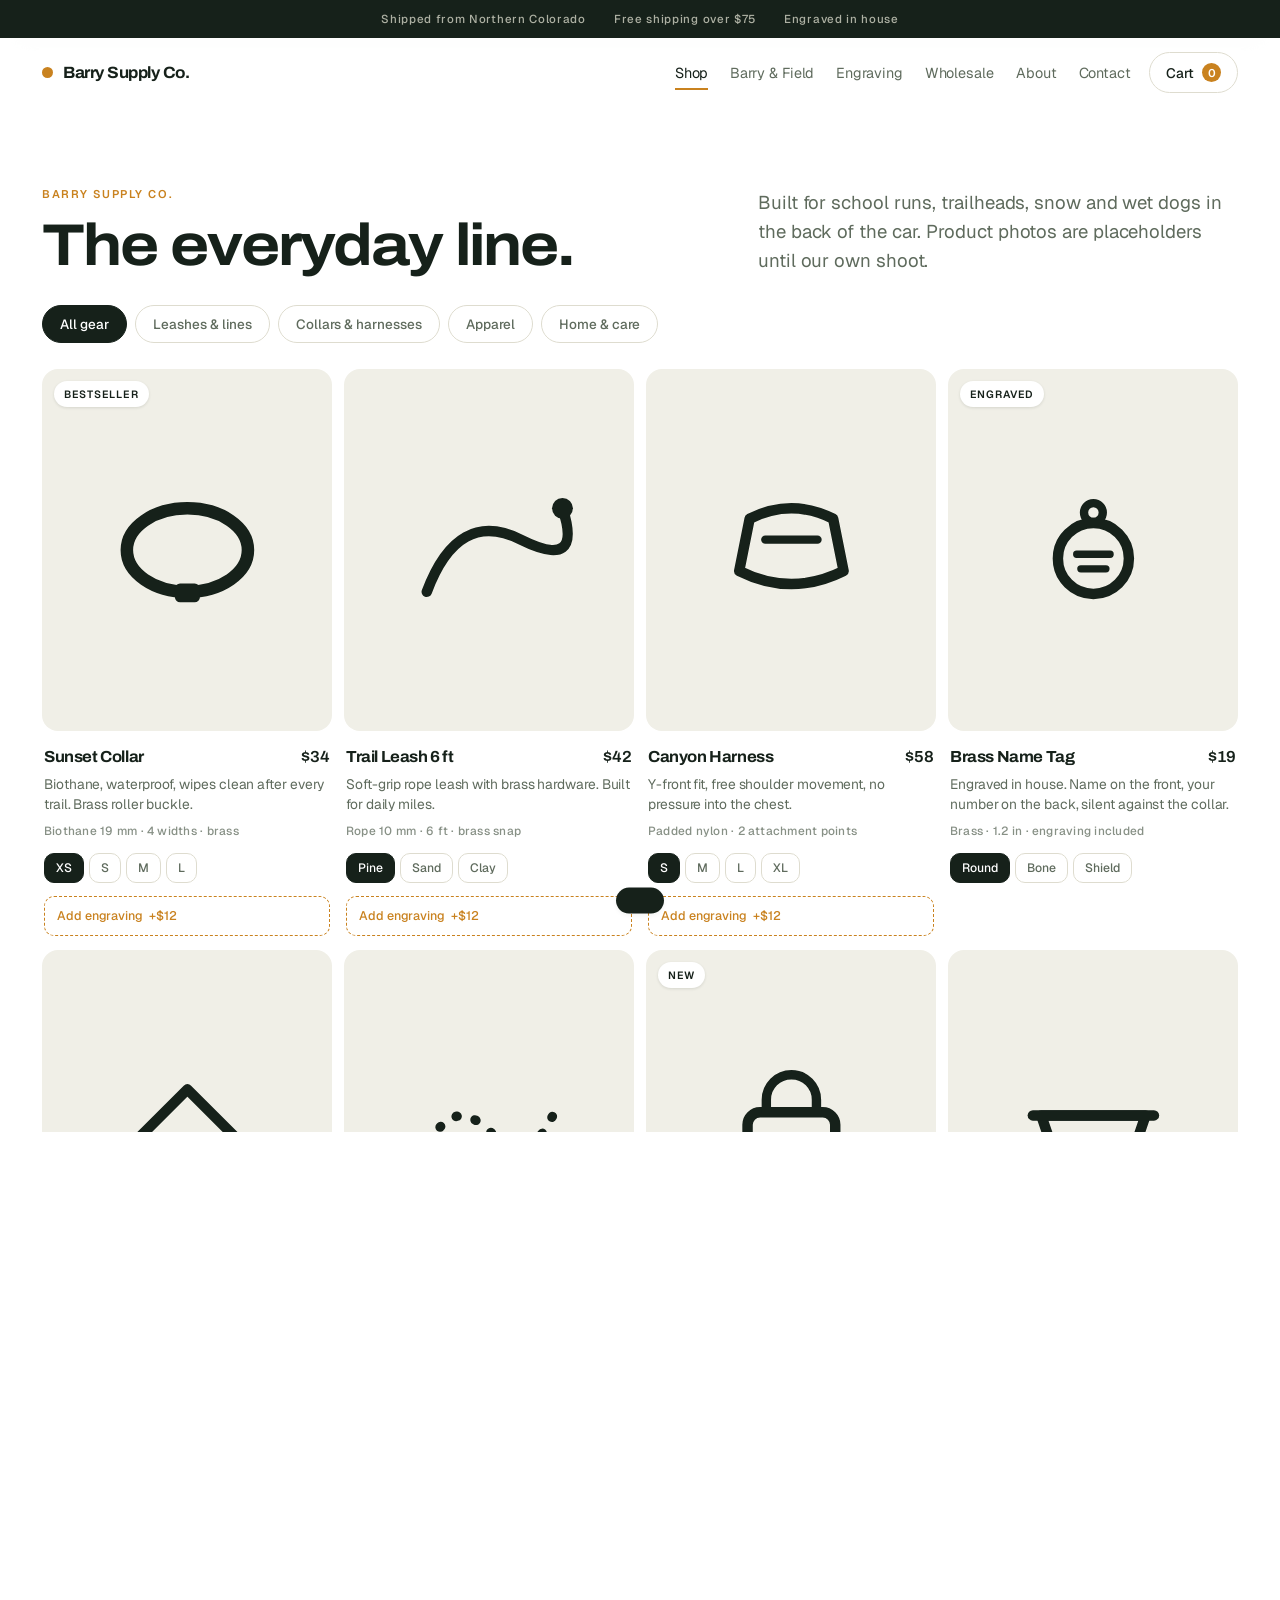
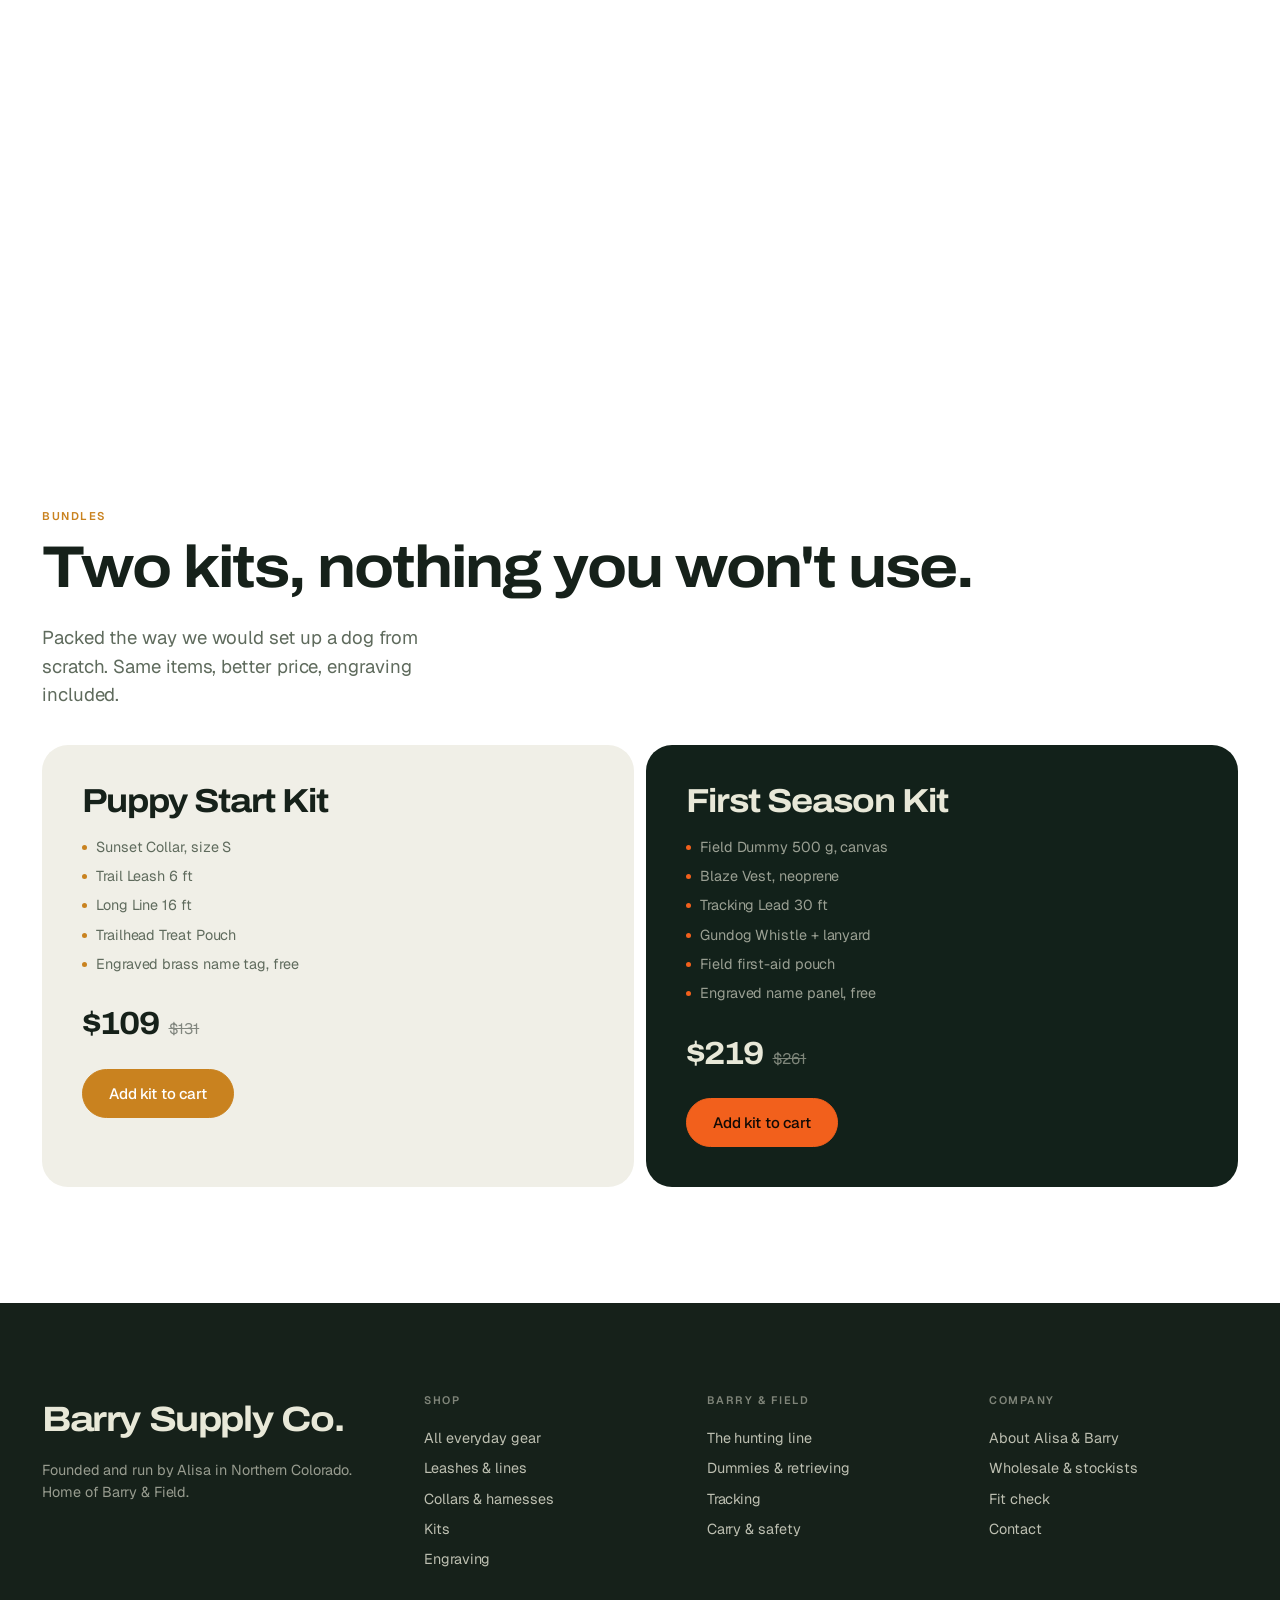
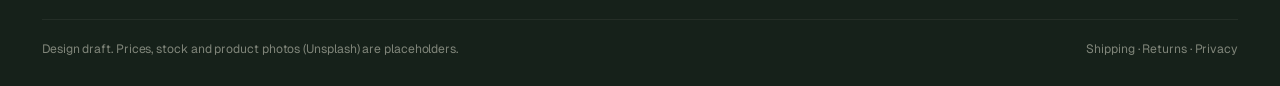
<file: shop.html>
<!DOCTYPE html>
<html lang="en">
<head>
<meta charset="UTF-8">
<meta name="viewport" content="width=device-width, initial-scale=1.0, viewport-fit=cover">
<title>Shop · Barry Supply Co.</title>
<meta name="description" content="Leashes, collars, harnesses, ID tags and long lines from Barry Supply Co. Engraved in house, shipped from Northern Colorado.">
<meta property="og:title" content="Shop · Barry Supply Co.">
<meta property="og:description" content="Leashes, collars, harnesses, ID tags and long lines from Barry Supply Co. Engraved in house, shipped from Northern Colorado.">
<meta property="og:image" content="assets/img/hero-water.jpg">
<link rel="icon" href="assets/img/favicon.svg" type="image/svg+xml">
<link rel="preconnect" href="https://fonts.googleapis.com">
<link rel="preconnect" href="https://fonts.gstatic.com" crossorigin>
<link href="https://fonts.googleapis.com/css2?family=Archivo:wdth,wght@100..125,400..800&family=Geist:wght@300..700&display=swap" rel="stylesheet">
<link rel="stylesheet" href="assets/css/site.css">
<script>document.documentElement.className='js';</script>
</head>
<body data-mode="everyday" data-page="shop">
<a class="skip" href="#main">Skip to content</a>
<div class="top">
  <div class="wrap">
    <span>Shipped from Northern Colorado</span>
    <span>Free shipping over $75</span>
    <span>Engraved in house</span>
  </div>
</div>
<header id="site-header">
  <div class="wrap nav">
    <a class="brand" href="index.html"><span class="dot"></span><b>Barry Supply Co.</b></a>
    <nav aria-label="Main"><ul class="nav-links">
      <li><a href="shop.html" aria-current="page">Shop</a></li>
      <li><a href="field.html">Barry &amp; Field</a></li>
      <li><a href="engraving.html">Engraving</a></li>
      <li><a href="wholesale.html">Wholesale</a></li>
      <li><a href="about.html">About</a></li>
      <li><a href="contact.html">Contact</a></li>
    </ul></nav>
    <button class="cart-btn" onclick="toggleCart()" aria-label="Open cart">Cart <i id="cart-count">0</i></button>
  </div>
  <nav aria-label="Main mobile"><ul class="nav-scroll">
      <li><a href="shop.html" aria-current="page">Shop</a></li>
      <li><a href="field.html">Barry &amp; Field</a></li>
      <li><a href="engraving.html">Engraving</a></li>
      <li><a href="wholesale.html">Wholesale</a></li>
      <li><a href="about.html">About</a></li>
      <li><a href="contact.html">Contact</a></li>
  </ul></nav>
</header>

<main id="main">
<section class="shell" id="shop">
  <div class="wrap">
    <div class="head-row rv">
      <div>
        <div class="label acc">Barry Supply Co.</div>
        <h1 class="h-l" style="margin-top:14px">The everyday line.</h1>
      </div>
      <p class="lede" style="max-width:40ch">Built for school runs, trailheads, snow and wet dogs in the back of the car. Product photos are placeholders until our own shoot.</p>
    </div>
    <div class="filters rv" id="filters" role="group" aria-label="Filter products"></div>
    <div class="grid rv" id="supply-grid"></div>
  </div>
</section>
<section class="shell pad-t0" id="kits">
  <div class="wrap">
    <div class="head-row rv">
      <div>
        <div class="label acc">Bundles</div>
        <h2 class="h-l" style="margin-top:14px">Two kits, nothing you won't use.</h2>
      </div>
      <p class="lede" style="max-width:36ch">Packed the way we would set up a dog from scratch. Same items, better price, engraving included.</p>
    </div>
    <div class="kits rv">
      <div class="kit">
        <h3 class="h-m">Puppy Start Kit</h3>
        <ul>
          <li>Sunset Collar, size S</li>
          <li>Trail Leash 6 ft</li>
          <li>Long Line 16 ft</li>
          <li>Trailhead Treat Pouch</li>
          <li>Engraved brass name tag, free</li>
        </ul>
        <div class="price-row"><span class="now">$109</span><span class="was">$131</span></div>
        <button class="btn acc" onclick="addToCart('kit-pup','Puppy Start Kit',109,'supply','Bundle')">Add kit to cart</button>
      </div>
      <div class="kit dark">
        <h3 class="h-m">First Season Kit</h3>
        <ul>
          <li>Field Dummy 500 g, canvas</li>
          <li>Blaze Vest, neoprene</li>
          <li>Tracking Lead 30 ft</li>
          <li>Gundog Whistle + lanyard</li>
          <li>Field first-aid pouch</li>
          <li>Engraved name panel, free</li>
        </ul>
        <div class="price-row"><span class="now">$219</span><span class="was">$261</span></div>
        <button class="btn blaze" onclick="addToCart('kit-field','First Season Kit',219,'field','Bundle')">Add kit to cart</button>
      </div>
    </div>
  </div>
</section>
</main>
<footer>
  <div class="wrap">
    <div class="foot-top">
      <div>
        <div class="big">Barry Supply Co.</div>
        <p>Founded and run by Alisa in Northern Colorado. Home of Barry &amp; Field.</p>
      </div>
      <div>
        <h5>Shop</h5>
        <a href="shop.html">All everyday gear</a>
        <a href="shop.html#leash">Leashes &amp; lines</a>
        <a href="shop.html#collar">Collars &amp; harnesses</a>
        <a href="shop.html#kits">Kits</a>
        <a href="engraving.html">Engraving</a>
      </div>
      <div>
        <h5>Barry &amp; Field</h5>
        <a href="field.html">The hunting line</a>
        <a href="field.html#dummy">Dummies &amp; retrieving</a>
        <a href="field.html#track">Tracking</a>
        <a href="field.html#carry">Carry &amp; safety</a>
      </div>
      <div>
        <h5>Company</h5>
        <a href="about.html">About Alisa &amp; Barry</a>
        <a href="wholesale.html">Wholesale &amp; stockists</a>
        <a href="contact.html">Fit check</a>
        <a href="contact.html">Contact</a>
      </div>
    </div>
    <div class="foot-base">
      <span>Design draft. Prices, stock and product photos (Unsplash) are placeholders.</span>
      <span>Shipping · Returns · Privacy</span>
    </div>
  </div>
</footer>

<div class="cart-overlay" id="cart-overlay" onclick="toggleCart()"></div>
<aside class="cart-drawer" id="cart-drawer" aria-label="Shopping cart">
  <div class="cart-head">
    <h2 class="h-m">Your cart</h2>
    <button class="cart-close" onclick="toggleCart()" aria-label="Close cart">&times;</button>
  </div>
  <div class="ship-bar">
    <p id="ship-msg">Free shipping over $75</p>
    <div class="track"><div class="fill" id="ship-fill"></div></div>
  </div>
  <div id="cart-items" class="cart-items"><p class="empty">Nothing in here yet. Start with a leash.</p></div>
  <div class="cart-foot">
    <div class="total-row"><span>Subtotal</span><strong id="cart-total">$0</strong></div>
    <button class="btn acc wide" onclick="fakeCheckout(this)">Checkout</button>
    <p class="tiny" style="text-align:center;margin-top:12px">Demo checkout. No payment is processed.</p>
  </div>
</aside>
<div class="toast" id="toast" role="status"></div>

<script src="assets/js/data.js"></script>
<script src="assets/js/site.js"></script>
</body>
</html>
</file>
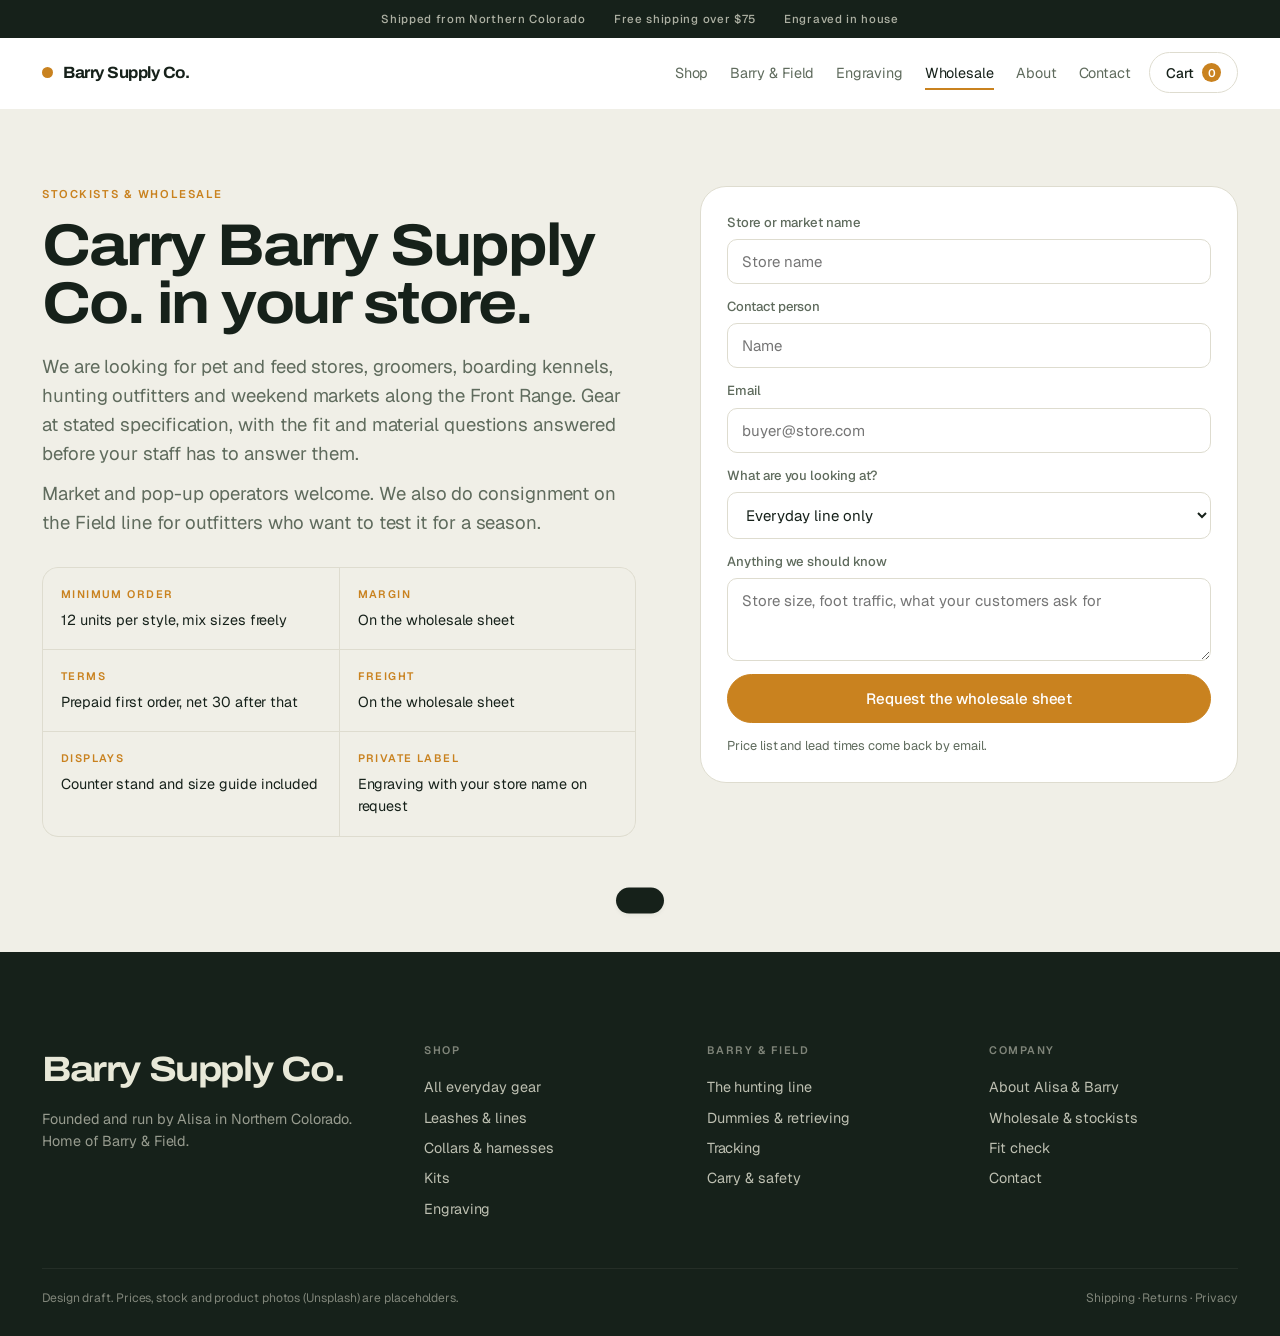
<file: wholesale.html>
<!DOCTYPE html>
<html lang="en">
<head>
<meta charset="UTF-8">
<meta name="viewport" content="width=device-width, initial-scale=1.0, viewport-fit=cover">
<title>Wholesale · Barry Supply Co.</title>
<meta name="description" content="Wholesale for pet and feed stores, groomers, kennels and hunting outfitters along the Front Range.">
<meta property="og:title" content="Wholesale · Barry Supply Co.">
<meta property="og:description" content="Wholesale for pet and feed stores, groomers, kennels and hunting outfitters along the Front Range.">
<meta property="og:image" content="assets/img/hero-water.jpg">
<link rel="icon" href="assets/img/favicon.svg" type="image/svg+xml">
<link rel="preconnect" href="https://fonts.googleapis.com">
<link rel="preconnect" href="https://fonts.gstatic.com" crossorigin>
<link href="https://fonts.googleapis.com/css2?family=Archivo:wdth,wght@100..125,400..800&family=Geist:wght@300..700&display=swap" rel="stylesheet">
<link rel="stylesheet" href="assets/css/site.css">
<script>document.documentElement.className='js';</script>
</head>
<body data-mode="everyday" data-page="wholesale">
<a class="skip" href="#main">Skip to content</a>
<div class="top">
  <div class="wrap">
    <span>Shipped from Northern Colorado</span>
    <span>Free shipping over $75</span>
    <span>Engraved in house</span>
  </div>
</div>
<header id="site-header">
  <div class="wrap nav">
    <a class="brand" href="index.html"><span class="dot"></span><b>Barry Supply Co.</b></a>
    <nav aria-label="Main"><ul class="nav-links">
      <li><a href="shop.html">Shop</a></li>
      <li><a href="field.html">Barry &amp; Field</a></li>
      <li><a href="engraving.html">Engraving</a></li>
      <li><a href="wholesale.html" aria-current="page">Wholesale</a></li>
      <li><a href="about.html">About</a></li>
      <li><a href="contact.html">Contact</a></li>
    </ul></nav>
    <button class="cart-btn" onclick="toggleCart()" aria-label="Open cart">Cart <i id="cart-count">0</i></button>
  </div>
  <nav aria-label="Main mobile"><ul class="nav-scroll">
      <li><a href="shop.html">Shop</a></li>
      <li><a href="field.html">Barry &amp; Field</a></li>
      <li><a href="engraving.html">Engraving</a></li>
      <li><a href="wholesale.html" aria-current="page">Wholesale</a></li>
      <li><a href="about.html">About</a></li>
      <li><a href="contact.html">Contact</a></li>
  </ul></nav>
</header>

<main id="main">
<section class="trade shell" id="wholesale">
  <div class="wrap trade-grid rv">
    <div>
      <div class="label acc">Stockists &amp; wholesale</div>
      <h1 class="h-l" style="margin-top:14px">Carry Barry Supply Co. in your store.</h1>
      <p class="lede" style="margin-top:20px">We are looking for pet and feed stores, groomers, boarding kennels, hunting outfitters and weekend markets along the Front Range. Gear at stated specification, with the fit and material questions answered before your staff has to answer them.</p>
      <p class="lede" style="margin-top:12px">Market and pop-up operators welcome. We also do consignment on the Field line for outfitters who want to test it for a season.</p>
      <div class="terms">
        <div><b>Minimum order</b><span>12 units per style, mix sizes freely</span></div>
        <div><b>Margin</b><span>On the wholesale sheet</span></div>
        <div><b>Terms</b><span>Prepaid first order, net 30 after that</span></div>
        <div><b>Freight</b><span>On the wholesale sheet</span></div>
        <div><b>Displays</b><span>Counter stand and size guide included</span></div>
        <div><b>Private label</b><span>Engraving with your store name on request</span></div>
      </div>
    </div>
    <div class="form-card">
      <label>Store or market name<input type="text" placeholder="Store name"></label>
      <label>Contact person<input type="text" placeholder="Name"></label>
      <label>Email<input type="email" placeholder="buyer@store.com"></label>
      <label>What are you looking at?
        <select>
          <option>Everyday line only</option>
          <option>Barry &amp; Field only</option>
          <option>Both lines</option>
          <option>Market or pop-up supply</option>
          <option>Consignment on the Field line</option>
        </select>
      </label>
      <label>Anything we should know<textarea rows="3" placeholder="Store size, foot traffic, what your customers ask for"></textarea></label>
      <button class="btn acc" onclick="fakeTrade(this)">Request the wholesale sheet</button>
      <p class="tiny">Price list and lead times come back by email.</p>
    </div>
  </div>
</section>
</main>
<footer>
  <div class="wrap">
    <div class="foot-top">
      <div>
        <div class="big">Barry Supply Co.</div>
        <p>Founded and run by Alisa in Northern Colorado. Home of Barry &amp; Field.</p>
      </div>
      <div>
        <h5>Shop</h5>
        <a href="shop.html">All everyday gear</a>
        <a href="shop.html#leash">Leashes &amp; lines</a>
        <a href="shop.html#collar">Collars &amp; harnesses</a>
        <a href="shop.html#kits">Kits</a>
        <a href="engraving.html">Engraving</a>
      </div>
      <div>
        <h5>Barry &amp; Field</h5>
        <a href="field.html">The hunting line</a>
        <a href="field.html#dummy">Dummies &amp; retrieving</a>
        <a href="field.html#track">Tracking</a>
        <a href="field.html#carry">Carry &amp; safety</a>
      </div>
      <div>
        <h5>Company</h5>
        <a href="about.html">About Alisa &amp; Barry</a>
        <a href="wholesale.html">Wholesale &amp; stockists</a>
        <a href="contact.html">Fit check</a>
        <a href="contact.html">Contact</a>
      </div>
    </div>
    <div class="foot-base">
      <span>Design draft. Prices, stock and product photos (Unsplash) are placeholders.</span>
      <span>Shipping · Returns · Privacy</span>
    </div>
  </div>
</footer>

<div class="cart-overlay" id="cart-overlay" onclick="toggleCart()"></div>
<aside class="cart-drawer" id="cart-drawer" aria-label="Shopping cart">
  <div class="cart-head">
    <h2 class="h-m">Your cart</h2>
    <button class="cart-close" onclick="toggleCart()" aria-label="Close cart">&times;</button>
  </div>
  <div class="ship-bar">
    <p id="ship-msg">Free shipping over $75</p>
    <div class="track"><div class="fill" id="ship-fill"></div></div>
  </div>
  <div id="cart-items" class="cart-items"><p class="empty">Nothing in here yet. Start with a leash.</p></div>
  <div class="cart-foot">
    <div class="total-row"><span>Subtotal</span><strong id="cart-total">$0</strong></div>
    <button class="btn acc wide" onclick="fakeCheckout(this)">Checkout</button>
    <p class="tiny" style="text-align:center;margin-top:12px">Demo checkout. No payment is processed.</p>
  </div>
</aside>
<div class="toast" id="toast" role="status"></div>

<script src="assets/js/data.js"></script>
<script src="assets/js/site.js"></script>
</body>
</html>
</file>
<file: assets/css/site.css>
:root{
  color-scheme:light;
  --ink:#16211A;
  --ink-2:#5F6B5D;
  --paper:#FFFFFF;
  --mineral:#F0EFE7;
  --mineral-2:#E4E2D6;
  --hairline:#DEDCCF;
  --sun:#C9821F;
  --sun-soft:#F7EAD3;
  --moss:#3D6B45;
  --blaze:#F2601C;
  --field-ink:#12211A;
  --field-surface:#1B2F24;
  --field-line:rgba(232,232,216,.16);
  --oat:#E8E8D8;
  --oat-2:rgba(232,232,216,.64);
  --accent:var(--sun);
  --r-s:10px; --r-m:16px; --r-l:26px; --r-xl:34px;
  --sans:'Geist','Instrument Sans',-apple-system,BlinkMacSystemFont,'Segoe UI',sans-serif;
  --display:'Archivo',var(--sans);
  --shadow:0 1px 2px rgba(22,33,26,.04), 0 12px 32px -12px rgba(22,33,26,.16);
  --shadow-lift:0 2px 4px rgba(22,33,26,.05), 0 26px 50px -18px rgba(22,33,26,.28);
}
body[data-mode="field"]{--accent:var(--blaze)}
body[data-mode="field"] .brand .dot{background:var(--moss)}
*{margin:0;padding:0;box-sizing:border-box}
html{scroll-behavior:smooth;-webkit-text-size-adjust:100%}
body{
  font-family:var(--sans);
  background:var(--paper);
  color:var(--ink);
  font-size:16px;line-height:1.55;
  font-weight:400;
  -webkit-font-smoothing:antialiased;
  letter-spacing:-.005em;
}
img,svg,video{display:block;max-width:100%}
a{color:inherit;text-decoration:none}
button{font-family:inherit}

/* type system */
h1,h2,h3,.dsp{
  font-family:var(--display);
  font-variation-settings:'wdth' 112;
  font-weight:700;
  line-height:.98;
  letter-spacing:-.035em;
  text-wrap:balance;
}
.h-xl{font-size:clamp(2.9rem,7.4vw,6rem)}
.h-l{font-size:clamp(2.1rem,4.6vw,3.7rem)}
.h-m{font-size:clamp(1.5rem,2.6vw,2.1rem)}
.label{
  font-family:var(--sans);font-size:.7rem;font-weight:600;
  letter-spacing:.14em;text-transform:uppercase;color:var(--ink-2);
}
.label.acc{color:var(--accent)}
.lede{font-size:clamp(1rem,1.5vw,1.16rem);color:var(--ink-2);max-width:56ch;font-weight:400}
.tiny{font-size:.8rem;color:var(--ink-2)}
.wrap{max-width:1240px;margin:0 auto;padding:0 22px}
.shell{padding:clamp(64px,9vw,120px) 0}
.pad-t0{padding-top:0}

/* buttons */
.btn{
  display:inline-flex;align-items:center;justify-content:center;gap:9px;
  font-size:.94rem;font-weight:500;letter-spacing:-.01em;
  padding:14px 26px;border-radius:999px;border:1px solid var(--ink);
  background:var(--ink);color:var(--paper);cursor:pointer;
  transition:transform .2s cubic-bezier(.2,.8,.2,1), background .2s, color .2s, border-color .2s, opacity .2s;
}
.btn:hover{transform:translateY(-2px)}
.btn.ghost{background:transparent;color:var(--ink);border-color:var(--hairline)}
.btn.ghost:hover{border-color:var(--ink)}
.btn.acc{background:var(--accent);border-color:var(--accent);color:var(--paper)}
.btn.blaze{background:var(--blaze);border-color:var(--blaze);color:#120A05}
.btn.light{background:var(--paper);border-color:var(--paper);color:var(--ink)}
.btn.wide{width:100%}
.btn.sm{padding:11px 18px;font-size:.86rem}
:focus-visible{outline:2.5px solid var(--accent);outline-offset:3px;border-radius:4px}

/* ---------- header ---------- */
.top{
  background:var(--ink);color:var(--oat);
  font-size:.72rem;font-weight:500;letter-spacing:.06em;
}
.top .wrap{display:flex;gap:28px;justify-content:center;flex-wrap:wrap;padding-top:10px;padding-bottom:10px}
.top span{opacity:.72}
header{
  position:sticky;top:0;z-index:60;
  background:rgba(255,255,255,.82);backdrop-filter:blur(16px) saturate(1.4);
  border-bottom:1px solid transparent;transition:border-color .25s, box-shadow .25s;
}
header.stuck{border-bottom-color:var(--hairline)}
.nav{display:flex;align-items:center;gap:18px;height:70px}
.brand{display:flex;align-items:center;gap:10px;flex-shrink:0}
.brand .dot{
  width:11px;height:11px;border-radius:50%;background:var(--accent);flex-shrink:0;
  transition:background .35s ease;
}
.brand b{
  font-family:var(--display);font-variation-settings:'wdth' 105;font-weight:700;
  font-size:1.02rem;letter-spacing:-.03em;
}
.switch{
  display:flex;gap:2px;background:var(--mineral);border-radius:999px;padding:3px;margin-left:6px;
}
.switch button{
  border:none;background:transparent;cursor:pointer;color:var(--ink-2);
  font-size:.82rem;font-weight:500;padding:8px 16px;border-radius:999px;
  transition:background .25s, color .25s, box-shadow .25s;white-space:nowrap;
}
.switch button.on{background:var(--paper);color:var(--ink);box-shadow:0 1px 2px rgba(22,33,26,.1)}
.switch button[data-mode="field"].on{background:var(--blaze);color:#120A05}
.nav-links{display:flex;gap:22px;list-style:none;margin-left:auto;font-size:.9rem;color:var(--ink-2)}
.nav-links a:hover{color:var(--ink)}
.cart-btn{
  border:1px solid var(--hairline);background:transparent;border-radius:999px;
  padding:10px 16px;font-size:.86rem;font-weight:500;cursor:pointer;color:var(--ink);
  display:flex;align-items:center;gap:8px;transition:border-color .2s;
}
.cart-btn:hover{border-color:var(--ink)}
.cart-btn i{
  font-style:normal;background:var(--accent);color:var(--paper);border-radius:999px;
  min-width:19px;height:19px;font-size:.7rem;font-weight:600;display:grid;place-items:center;padding:0 5px;
  transition:background .35s ease;
}
.nav-scroll{display:none}
@media(max-width:1040px){
  .nav-links{display:none}
  .cart-btn{margin-left:auto}
  .nav-scroll{
    display:flex;gap:20px;list-style:none;overflow-x:auto;padding:0 22px 11px;
    font-size:.85rem;color:var(--ink-2);scrollbar-width:none;
  }
  .nav-scroll::-webkit-scrollbar{display:none}
  .nav-scroll a{white-space:nowrap}
}
@media(max-width:560px){
  .switch{display:none}
  .nav{height:62px}
}

/* ---------- hero ---------- */
.hero{padding:clamp(30px,5vw,64px) 0 clamp(40px,6vw,76px)}
.hero-grid{display:grid;grid-template-columns:1.05fr .95fr;gap:clamp(28px,4.5vw,62px);align-items:center}
.hero-copy h1{max-width:14ch}
.hero-copy h1 em{font-style:normal;color:var(--accent)}
.hero-copy .lede{margin-top:22px}
.hero-ctas{display:flex;gap:10px;flex-wrap:wrap;margin-top:30px}
.hero-facts{display:flex;gap:26px;flex-wrap:wrap;margin-top:34px;padding-top:22px;border-top:1px solid var(--hairline)}
.hero-facts div{display:flex;flex-direction:column;gap:2px}
.hero-facts b{font-family:var(--display);font-variation-settings:'wdth' 106;font-weight:700;font-size:1.02rem;letter-spacing:-.03em}
.hero-facts span{font-size:.78rem;color:var(--ink-2)}
.hero-shot{position:relative;border-radius:var(--r-xl);overflow:hidden;background:var(--mineral)}
.hero-shot img{
  width:100%;height:100%;object-fit:cover;aspect-ratio:4/5;max-height:640px;
  animation:heroIn 1.2s cubic-bezier(.2,.8,.2,1) both;
}
@keyframes heroIn{from{transform:scale(1.06);opacity:.4}to{transform:scale(1);opacity:1}}
.hero-chip{
  position:absolute;left:14px;right:14px;bottom:14px;
  display:flex;align-items:center;gap:10px;
  background:rgba(255,255,255,.9);backdrop-filter:blur(12px);
  border-radius:999px;padding:11px 18px;color:var(--ink);
  font-size:.82rem;font-weight:500;
}
.hero-chip .pip{width:7px;height:7px;border-radius:50%;background:var(--blaze);box-shadow:0 0 0 4px rgba(242,96,28,.22);flex-shrink:0}
@media(max-width:900px){
  .hero-grid{grid-template-columns:1fr;gap:30px}
  .hero-shot{order:-1}
  .hero-shot img{aspect-ratio:5/4;max-height:400px}
}

.marquee{
  border-top:1px solid var(--hairline);border-bottom:1px solid var(--hairline);
  overflow:hidden;margin-top:0;background:var(--paper);
}
.marquee-track{display:flex;gap:52px;padding:16px 0;white-space:nowrap;animation:slide 34s linear infinite}
.marquee span{
  font-size:.74rem;font-weight:500;letter-spacing:.13em;text-transform:uppercase;color:var(--ink-2);
  display:inline-flex;align-items:center;gap:14px;
}
.marquee span::after{content:"";width:5px;height:5px;border-radius:50%;background:var(--accent);opacity:.55}
@keyframes slide{from{transform:translateX(0)}to{transform:translateX(-50%)}}

/* ---------- tiles ---------- */
.tiles{display:grid;grid-template-columns:repeat(4,1fr);gap:12px;margin-top:38px}
.tile{position:relative;border-radius:var(--r-l);overflow:hidden;aspect-ratio:4/5;background:var(--mineral);display:block}
.tile img{width:100%;height:100%;object-fit:cover;transition:transform .7s cubic-bezier(.2,.8,.2,1)}
.tile:hover img{transform:scale(1.05)}
.tile::after{content:"";position:absolute;inset:0;background:linear-gradient(180deg,rgba(18,33,26,0) 45%,rgba(18,33,26,.74))}
.tile .cap{position:absolute;left:18px;right:18px;bottom:18px;z-index:2;color:#fff}
.tile .cap strong{display:block;font-family:var(--display);font-variation-settings:'wdth' 108;font-weight:700;font-size:1.16rem;letter-spacing:-.03em}
.tile .cap span{font-size:.7rem;font-weight:500;letter-spacing:.13em;text-transform:uppercase;opacity:.74}
.tile.is-field .cap span{color:var(--blaze);opacity:1}
@media(max-width:900px){.tiles{grid-template-columns:1fr 1fr}}

/* ---------- shop ---------- */
.head-row{display:flex;justify-content:space-between;align-items:flex-end;gap:26px;flex-wrap:wrap}
.filters{display:flex;gap:8px;flex-wrap:wrap;margin-top:30px}
.chip{
  font-size:.84rem;font-weight:500;padding:9px 17px;border-radius:999px;
  border:1px solid var(--hairline);background:transparent;color:var(--ink-2);cursor:pointer;
  transition:all .2s;
}
.chip:hover{border-color:var(--ink);color:var(--ink)}
.chip.on{background:var(--ink);border-color:var(--ink);color:var(--paper)}
.grid{display:grid;grid-template-columns:repeat(auto-fill,minmax(250px,1fr));gap:14px 12px;margin-top:26px}

.prod{display:flex;flex-direction:column;position:relative}
.prod-media{
  position:relative;border-radius:var(--r-m);overflow:hidden;background:var(--mineral);
  aspect-ratio:1/1;display:grid;place-items:center;padding:26px;
  transition:background .3s;
}
.prod:hover .prod-media{background:var(--mineral-2)}
.prod-media svg{width:72%;height:auto;transition:transform .45s cubic-bezier(.2,.8,.2,1)}
.prod:hover .prod-media svg{transform:scale(1.05)}
.flag{
  position:absolute;top:12px;left:12px;z-index:2;
  font-size:.66rem;font-weight:600;letter-spacing:.1em;text-transform:uppercase;
  background:var(--paper);color:var(--ink);padding:5px 10px;border-radius:999px;
  box-shadow:0 1px 3px rgba(22,33,26,.12);
}
.quick{
  position:absolute;left:10px;right:10px;bottom:10px;z-index:2;
  opacity:0;transform:translateY(8px);transition:opacity .25s, transform .25s;
}
.prod:hover .quick,.prod:focus-within .quick{opacity:1;transform:none}
.quick .btn{width:100%;padding:12px;font-size:.88rem;box-shadow:var(--shadow)}
.prod-body{padding:14px 2px 0;display:flex;flex-direction:column;gap:5px;flex:1}
.prod-top{display:flex;justify-content:space-between;gap:12px;align-items:baseline}
.prod-top h3{font-size:1rem;font-variation-settings:'wdth' 104;letter-spacing:-.025em}
.prod-price{font-family:var(--display);font-variation-settings:'wdth' 104;font-weight:600;font-size:1rem}
.prod-desc{font-size:.86rem;color:var(--ink-2);line-height:1.45}
.spec{font-size:.74rem;font-weight:500;letter-spacing:.02em;color:var(--ink-2);opacity:.75;margin-top:2px}
.opts{display:flex;gap:5px;flex-wrap:wrap;margin-top:8px}
.opt{
  font-size:.76rem;font-weight:500;padding:6px 11px;border-radius:var(--r-s);
  border:1px solid var(--hairline);background:transparent;color:var(--ink-2);cursor:pointer;transition:all .18s;
}
.opt.on{background:var(--ink);border-color:var(--ink);color:var(--paper)}
.perso-row{margin-top:8px}
.perso{
  width:100%;text-align:left;font-size:.78rem;font-weight:500;
  padding:9px 12px;border-radius:var(--r-s);cursor:pointer;
  border:1px dashed var(--accent);background:transparent;color:var(--accent);transition:all .18s;
}
.perso.on{background:var(--accent);border-style:solid;color:var(--paper)}
.prod .add-static{display:none}
@media(hover:none){
  .quick{position:static;opacity:1;transform:none;margin-top:10px}
  .quick .btn{box-shadow:none}
}

/* ---------- field ---------- */
.field{background:var(--field-ink);color:var(--oat);position:relative;overflow:hidden}
.field .label{color:var(--blaze)}
.field h2,.field h3{color:var(--oat)}
.field .lede{color:var(--oat-2)}
.field-head{display:grid;grid-template-columns:1.1fr .9fr;gap:46px;align-items:end}
.wordmark{display:flex;align-items:baseline;gap:14px;flex-wrap:wrap}
.wordmark h2{font-size:clamp(2.6rem,6vw,5rem);font-variation-settings:'wdth' 118}
.wordmark h2 span{color:var(--blaze)}
.field-photo{border-radius:var(--r-l);overflow:hidden;background:var(--field-surface)}
.field-photo img{width:100%;aspect-ratio:16/10;object-fit:cover}
.field-photo figcaption{font-size:.76rem;letter-spacing:.06em;color:var(--oat-2);padding:13px 16px}
.field .chip{border-color:var(--field-line);color:var(--oat-2)}
.field .chip:hover{border-color:var(--oat);color:var(--oat)}
.field .chip.on{background:var(--blaze);border-color:var(--blaze);color:#120A05}
.field .prod-media{background:var(--field-surface)}
.field .prod:hover .prod-media{background:#233A2C}
.field .prod-top h3{color:var(--oat)}
.field .prod-price{color:var(--blaze)}
.field .prod-desc{color:var(--oat-2)}
.field .spec{color:var(--blaze);opacity:.9}
.field .flag{background:var(--blaze);color:#120A05;box-shadow:none}
.field .opt{border-color:var(--field-line);color:var(--oat-2)}
.field .opt.on{background:var(--blaze);border-color:var(--blaze);color:#120A05}
.field .perso{border-color:var(--blaze);color:var(--blaze)}
.field .perso.on{background:var(--blaze);color:#120A05}
.field .quick .btn{background:var(--blaze);border-color:var(--blaze);color:#120A05}
.field-clips{display:grid;grid-template-columns:1fr 1fr;gap:12px;margin-top:56px}
.field-clips figure{border-radius:var(--r-l);overflow:hidden;background:var(--field-surface)}
.field-clips video{width:100%;aspect-ratio:16/10;object-fit:cover}
.field-clips figcaption{font-size:.76rem;color:var(--oat-2);padding:13px 16px}
.who{display:grid;grid-template-columns:280px 1fr;gap:40px;align-items:center;margin-top:56px;padding-top:44px;border-top:1px solid var(--field-line)}
.who .pic{border-radius:var(--r-l);overflow:hidden}
.who .pic img{width:100%;aspect-ratio:1/1;object-fit:cover}
.who p{color:var(--oat-2);margin-top:14px}
@media(max-width:900px){.field-head{grid-template-columns:1fr;gap:30px}.who{grid-template-columns:1fr;gap:24px}.field-clips{grid-template-columns:1fr}}

/* ---------- kits ---------- */
.kits{display:grid;grid-template-columns:1fr 1fr;gap:12px;margin-top:36px}
.kit{border-radius:var(--r-l);padding:clamp(26px,3.2vw,40px);display:flex;flex-direction:column;gap:12px;background:var(--mineral)}
.kit.dark{background:var(--field-ink);color:var(--oat)}
.kit ul{list-style:none;display:flex;flex-direction:column;gap:7px;font-size:.9rem;color:var(--ink-2);margin:6px 0}
.kit.dark ul{color:var(--oat-2)}
.kit li{display:flex;gap:9px;align-items:baseline}
.kit li::before{content:"";width:5px;height:5px;border-radius:50%;background:var(--accent);flex-shrink:0;transform:translateY(-2px)}
.kit.dark li::before{background:var(--blaze)}
.price-row{display:flex;align-items:baseline;gap:10px;margin-top:6px}
.price-row .now{font-family:var(--display);font-variation-settings:'wdth' 110;font-weight:700;font-size:2rem;letter-spacing:-.035em}
.price-row .was{text-decoration:line-through;opacity:.5;font-size:.95rem}
.kit .btn{align-self:flex-start;margin-top:8px}
@media(max-width:820px){.kits{grid-template-columns:1fr}}

/* ---------- founder ---------- */
.founder{display:grid;grid-template-columns:.9fr 1.1fr;gap:clamp(30px,5vw,70px);align-items:center}
.founder .pic{border-radius:var(--r-l);overflow:hidden;background:var(--mineral)}
.founder .pic img{width:100%;aspect-ratio:4/5;object-fit:cover}
.roles{display:grid;grid-template-columns:1fr 1fr;gap:1px;margin-top:32px;background:var(--hairline);border:1px solid var(--hairline);border-radius:var(--r-m);overflow:hidden}
.roles div{background:var(--paper);padding:18px}
.roles h4{font-family:var(--display);font-variation-settings:'wdth' 104;font-weight:600;font-size:.95rem;letter-spacing:-.02em}
.roles p{font-size:.84rem;color:var(--ink-2);margin-top:5px}
.sig{font-size:.8rem;color:var(--ink-2);margin-top:20px}
@media(max-width:900px){.founder{grid-template-columns:1fr}.roles{grid-template-columns:1fr}}

/* ---------- engraving ---------- */
.split{display:grid;grid-template-columns:1fr 1fr;gap:clamp(28px,4vw,60px);align-items:center}
.panel{background:var(--mineral);border-radius:var(--r-l);padding:clamp(26px,3.4vw,44px)}
.tagmock{
  background:var(--paper);border-radius:var(--r-m);padding:44px 24px;text-align:center;
  box-shadow:var(--shadow);
}
.tagmock b{
  display:block;font-family:var(--display);font-variation-settings:'wdth' 118;font-weight:700;
  font-size:clamp(2rem,4vw,2.9rem);letter-spacing:-.04em;
}
.tagmock span{display:block;font-size:.82rem;color:var(--ink-2);margin-top:8px;letter-spacing:.04em}
.tagmock .hole{width:16px;height:16px;border-radius:50%;background:var(--mineral-2);margin:0 auto 18px}
.panel ul{list-style:none;margin-top:22px;display:flex;flex-direction:column;gap:9px;font-size:.88rem;color:var(--ink-2)}
.panel li{display:flex;gap:10px;align-items:baseline}
.panel li::before{content:"";width:5px;height:5px;border-radius:50%;background:var(--accent);flex-shrink:0;transform:translateY(-2px)}
@media(max-width:900px){.split{grid-template-columns:1fr}}

/* ---------- wholesale ---------- */
.trade{background:var(--mineral)}
.trade-grid{display:grid;grid-template-columns:1.05fr .95fr;gap:clamp(30px,5vw,64px);align-items:start}
.terms{display:grid;grid-template-columns:1fr 1fr;gap:1px;margin-top:30px;background:var(--hairline);border:1px solid var(--hairline);border-radius:var(--r-m);overflow:hidden}
.terms div{background:var(--mineral);padding:18px}
.terms b{display:block;font-size:.68rem;font-weight:600;letter-spacing:.13em;text-transform:uppercase;color:var(--accent)}
.terms span{display:block;font-size:.9rem;margin-top:6px}
@media(max-width:900px){.trade-grid{grid-template-columns:1fr}.terms{grid-template-columns:1fr}}

/* ---------- reviews ---------- */
.quotes{display:grid;grid-template-columns:repeat(auto-fit,minmax(250px,1fr));gap:12px;margin-top:32px}
blockquote{background:var(--mineral);border-radius:var(--r-l);padding:28px;font-size:1.02rem;letter-spacing:-.015em}
blockquote .stars{color:var(--accent);letter-spacing:3px;font-size:.8rem;margin-bottom:12px}
blockquote footer{margin-top:14px;font-size:.78rem;color:var(--ink-2)}

/* ---------- forms ---------- */
.form-card{background:var(--paper);border:1px solid var(--hairline);border-radius:var(--r-l);padding:26px;display:flex;flex-direction:column;gap:13px}
.form-card label{display:flex;flex-direction:column;gap:6px;font-size:.82rem;font-weight:500;color:var(--ink-2)}
.form-card input,.form-card textarea,.form-card select{
  font-family:inherit;font-size:.94rem;padding:12px 14px;border-radius:var(--r-s);
  border:1px solid var(--hairline);background:var(--paper);color:var(--ink);resize:vertical;
  transition:border-color .2s;
}
.form-card input:focus,.form-card textarea:focus,.form-card select:focus{border-color:var(--accent);outline:none}
.signup{background:var(--paper)}

/* ---------- footer ---------- */
footer{background:var(--ink);color:var(--oat);padding:clamp(56px,7vw,90px) 0 28px}
.foot-top{display:grid;grid-template-columns:1.4fr 1fr 1fr 1fr;gap:34px}
.foot-top h5{font-size:.68rem;font-weight:600;letter-spacing:.14em;text-transform:uppercase;opacity:.5;margin-bottom:14px}
.foot-top a{display:block;font-size:.9rem;opacity:.8;padding:4px 0;transition:opacity .2s}
.foot-top a:hover{opacity:1}
.foot-top .big{font-family:var(--display);font-variation-settings:'wdth' 116;font-weight:700;font-size:clamp(1.6rem,3vw,2.2rem);letter-spacing:-.04em}
.foot-top p{font-size:.9rem;opacity:.62;margin-top:12px;max-width:32ch}
.foot-base{border-top:1px solid rgba(231,227,214,.14);margin-top:44px;padding-top:20px;display:flex;justify-content:space-between;gap:14px;flex-wrap:wrap;font-size:.76rem;opacity:.5}
@media(max-width:900px){.foot-top{grid-template-columns:1fr 1fr}}

/* ---------- cart ---------- */
.cart-overlay{position:fixed;inset:0;background:rgba(18,33,26,.44);backdrop-filter:blur(2px);opacity:0;pointer-events:none;transition:opacity .3s;z-index:70}
body.cart-open .cart-overlay{opacity:1;pointer-events:auto}
.cart-drawer{
  position:fixed;top:0;right:0;height:100%;width:min(420px,94vw);background:var(--paper);
  z-index:71;transform:translateX(103%);transition:transform .38s cubic-bezier(.32,.72,0,1);
  display:flex;flex-direction:column;
}
body.cart-open .cart-drawer{transform:none}
.cart-head{display:flex;justify-content:space-between;align-items:center;padding:22px 24px}
.cart-head h3{font-size:1.15rem}
.cart-close{background:none;border:none;font-size:1.6rem;line-height:1;cursor:pointer;color:var(--ink-2);padding:4px}
.ship-bar{padding:0 24px 16px}
.ship-bar p{font-size:.76rem;color:var(--ink-2);margin-bottom:8px}
.ship-bar .track{height:4px;border-radius:4px;background:var(--mineral-2);overflow:hidden}
.ship-bar .fill{height:100%;background:var(--accent);width:0;transition:width .4s cubic-bezier(.2,.8,.2,1)}
.cart-items{flex:1;overflow-y:auto;padding:8px 24px}
.cart-items .empty{color:var(--ink-2);font-size:.9rem;padding:40px 0;text-align:center}
.ci{display:grid;grid-template-columns:1fr auto;gap:4px 14px;padding:16px 0;border-bottom:1px solid var(--hairline)}
.ci .name{font-weight:500;font-size:.94rem}
.ci .meta{font-size:.76rem;color:var(--ink-2);grid-column:1/3}
.ci .meta.f{color:var(--blaze)}
.ci .p{font-family:var(--display);font-variation-settings:'wdth' 104;font-weight:600;text-align:right}
.ci .qty{display:flex;align-items:center;gap:12px;grid-column:1/2;margin-top:4px}
.ci .qty button{width:26px;height:26px;border-radius:999px;border:1px solid var(--hairline);background:transparent;cursor:pointer;color:var(--ink);line-height:1}
.ci .qty span{font-size:.88rem;min-width:14px;text-align:center}
.cart-foot{padding:20px 24px 24px;border-top:1px solid var(--hairline)}
.total-row{display:flex;justify-content:space-between;align-items:baseline;margin-bottom:16px}
.total-row strong{font-family:var(--display);font-variation-settings:'wdth' 110;font-weight:700;font-size:1.5rem;letter-spacing:-.03em}

.toast{
  position:fixed;left:50%;bottom:28px;transform:translate(-50%,160%);
  background:var(--ink);color:var(--paper);padding:13px 24px;border-radius:999px;z-index:80;
  font-size:.88rem;font-weight:500;box-shadow:var(--shadow-lift);
  transition:transform .4s cubic-bezier(.32,.72,0,1);
}
.toast.show{transform:translate(-50%,0)}

/* ---------- reveal ---------- */
.js .rv{animation:rise .6s cubic-bezier(.2,.8,.2,1) both}
@keyframes rise{from{transform:translateY(10px)}to{transform:none}}
.js .rv.in{opacity:1;transform:none;transition:opacity .7s cubic-bezier(.2,.8,.2,1), transform .7s cubic-bezier(.2,.8,.2,1)}
@media (prefers-reduced-motion: reduce){
  *{transition:none !important;animation:none !important}
  html{scroll-behavior:auto}
  .rv{opacity:1;transform:none}
  .quick{position:static;opacity:1;transform:none;margin-top:10px}
}

/* ---------- 2026 refresh ---------- */
.prod-media{padding:0;aspect-ratio:4/5}
.prod-media .ph{width:100%;height:100%;object-fit:cover;transition:transform .6s cubic-bezier(.2,.8,.2,1)}
.prod:hover .prod-media .ph{transform:scale(1.04)}
.prod-media svg{padding:20%}
.field .prod-media .ph{filter:saturate(.85)}
.tag-try{display:grid;grid-template-columns:1fr 1fr;gap:10px;margin-top:18px}
.tag-try label{display:flex;flex-direction:column;gap:6px;font-size:.78rem;font-weight:500;color:var(--ink-2)}
.tag-try input{font:inherit;font-size:.92rem;padding:11px 13px;border-radius:var(--r-s);border:1px solid var(--hairline);background:var(--paper);color:var(--ink)}
.tag-try input:focus{border-color:var(--accent);outline:none}
.tagmock b{transition:opacity .2s;word-break:break-word}
@media(max-width:640px){
  .grid{grid-template-columns:1fr 1fr;gap:18px 10px}
  .prod-top{flex-direction:column;gap:2px}
  .prod-top h3{font-size:.92rem}
  .prod-desc{display:none}
  .spec{font-size:.7rem}
  .opt{padding:5px 8px;font-size:.72rem}
  .perso{font-size:.72rem;padding:8px 9px}
  .quick .btn{padding:10px;font-size:.8rem}
  .flag{top:8px;left:8px;font-size:.6rem}
}
@media(max-width:560px){
  .switch{display:flex;margin-left:auto}
  .switch button{padding:7px 12px;font-size:.78rem}
  .cart-btn{margin-left:8px;padding:9px 13px}
  .brand b{font-size:.92rem}
}
.split>*,.tag-try label,.tag-try input{min-width:0}
@media(max-width:560px){
  .nav{gap:10px}
  .brand{gap:7px}
  .brand b{font-size:.86rem}
  .switch{padding:2px}
  .switch button{padding:6px 10px;font-size:.74rem}
  .cart-btn{padding:8px 11px;font-size:.8rem;margin-left:0}
  .tag-try{grid-template-columns:1fr}
}
@media(max-width:370px){ .brand b{display:none} }

/* ---------- product detail ---------- */
.prod-media{cursor:pointer}
.prod-top h3 a:hover{text-decoration:underline;text-underline-offset:3px}
.pdp-overlay{position:fixed;inset:0;background:rgba(18,33,26,.5);backdrop-filter:blur(3px);opacity:0;pointer-events:none;transition:opacity .3s;z-index:74}
.pdp{position:fixed;z-index:75;left:50%;top:50%;width:min(1040px,94vw);max-height:90vh;overflow:auto;
  background:var(--paper);border-radius:var(--r-l);display:grid;grid-template-columns:1fr 1fr;
  opacity:0;pointer-events:none;transform:translate(-50%,-47%);transition:opacity .3s, transform .35s cubic-bezier(.32,.72,0,1);outline:none}
body.pdp-open{overflow:hidden}
body.pdp-open .pdp-overlay{opacity:1;pointer-events:auto}
body.pdp-open .pdp{opacity:1;pointer-events:auto;transform:translate(-50%,-50%)}
.pdp-close{position:absolute;top:12px;right:12px;z-index:3;width:38px;height:38px;border-radius:50%;border:none;background:rgba(255,255,255,.92);font-size:1.5rem;line-height:1;cursor:pointer;color:var(--ink);box-shadow:var(--shadow)}
.pdp-media{position:relative;background:var(--mineral);min-height:100%;display:grid;place-items:center}
.pdp-media img{width:100%;height:100%;object-fit:cover;position:absolute;inset:0}
.pdp-media svg{width:55%}
.pdp-body{padding:clamp(24px,3.4vw,40px);display:flex;flex-direction:column;gap:12px}
.pdp-body h2{margin-top:2px}
.pdp-price{font-family:var(--display);font-variation-settings:'wdth' 108;font-weight:700;font-size:1.4rem;letter-spacing:-.03em}
.pdp-desc{color:var(--ink-2)}
.pdp-sec{margin-top:6px}
.pdp-h{font-size:.72rem;font-weight:600;letter-spacing:.12em;text-transform:uppercase;color:var(--ink-2);margin-bottom:8px}
.advisor{background:var(--mineral);border-radius:var(--r-m);padding:18px;margin-top:4px}
.advisor p{font-size:.86rem;color:var(--ink-2);margin-bottom:12px}
.adv-row{display:grid;grid-template-columns:150px 1fr;gap:12px;align-items:end}
.adv-row label,.eng-fields label{display:flex;flex-direction:column;gap:6px;font-size:.78rem;font-weight:500;color:var(--ink-2)}
.adv-row input,.eng-fields input{font:inherit;font-size:.95rem;padding:11px 13px;border-radius:var(--r-s);border:1px solid var(--hairline);background:var(--paper);color:var(--ink);min-width:0}
.adv-row input:focus,.eng-fields input:focus{border-color:var(--accent);outline:none}
.eng-fields input.err{border-color:var(--blaze)}
.adv-out{font-size:.86rem;color:var(--ink-2);padding:11px 0}
.adv-out.hit b{display:inline-block;background:var(--ink);color:var(--paper);border-radius:999px;padding:3px 11px;margin-right:6px;font-weight:600}
.adv-out.miss{color:var(--blaze)}
.advisor details{margin-top:10px;font-size:.86rem}
.advisor summary,.pdp-more summary{cursor:pointer;font-weight:500}
.sz{width:100%;border-collapse:collapse;margin-top:10px;font-size:.86rem}
.sz th,.sz td{text-align:left;padding:7px 4px;border-bottom:1px solid var(--hairline)}
.sz th{font-weight:600;color:var(--ink-2);font-size:.74rem;letter-spacing:.06em;text-transform:uppercase}
.eng-fields[hidden]{display:none}
.eng-fields{display:flex;flex-direction:column;gap:12px;margin-top:12px}
.eng-prev{background:var(--mineral);border-radius:var(--r-m);padding:18px;text-align:center}
.eng-prev b{display:block;font-family:var(--display);font-variation-settings:'wdth' 118;font-weight:700;font-size:1.8rem;letter-spacing:-.04em;word-break:break-word}
.eng-prev span{display:block;font-size:.76rem;color:var(--ink-2);margin-top:6px}
.pdp-warn{font-size:.82rem;border-left:3px solid var(--blaze);padding:8px 12px;background:var(--sun-soft);border-radius:0 var(--r-s) var(--r-s) 0}
.pdp-more{border-top:1px solid var(--hairline);padding:12px 0 0;font-size:.88rem}
.pdp-more p{color:var(--ink-2);margin-top:8px}
.pdp-buy{position:sticky;bottom:0;background:var(--paper);padding:12px 0 2px;margin-top:6px}
.pdp.is-field .label.acc{color:var(--blaze)}
.pdp.is-field .btn.acc{background:var(--blaze);border-color:var(--blaze);color:#120A05}
.pdp.is-field .perso{border-color:var(--blaze);color:#B6440F}
.pdp.is-field .perso.on{background:var(--blaze);color:#120A05}
.pdp.is-field .media-bg,.pdp.is-field .pdp-media{background:var(--field-surface)}
@media(max-width:820px){
  .pdp{left:0;right:0;top:auto;bottom:0;width:100%;max-height:92vh;grid-template-columns:1fr;border-radius:var(--r-l) var(--r-l) 0 0;transform:translateY(100%)}
  body.pdp-open .pdp{transform:none}
  .pdp{display:block}
  .pdp-media{min-height:0;height:min(64vw,360px)}
  .pdp-buy{padding-bottom:max(14px,env(safe-area-inset-bottom))}
  .adv-row{grid-template-columns:1fr}
  .adv-out{padding:4px 0 0}
}

/* ---------- multi-page site ---------- */
.skip{position:absolute;left:-999px;top:8px;z-index:90;background:var(--ink);color:var(--paper);padding:10px 16px;border-radius:999px}
.skip:focus{left:16px}
header{top:env(safe-area-inset-top,0px)}
.nav-links a{padding:6px 0;border-bottom:2px solid transparent;transition:color .2s,border-color .2s}
.nav-links a[aria-current="page"]{color:var(--ink);border-bottom-color:var(--accent)}
.nav-scroll a{display:inline-block;padding:4px 0;border-bottom:2px solid transparent}
.nav-scroll a[aria-current="page"]{color:var(--ink);border-bottom-color:var(--accent)}
body[data-mode="field"] .nav-links a[aria-current="page"],body[data-mode="field"] .nav-scroll a[aria-current="page"]{border-bottom-color:var(--blaze)}
.page-head{padding:clamp(48px,7vw,96px) 0 clamp(24px,3vw,40px)}
.page-head .lede{margin-top:16px}
.page-head h1{margin-top:14px}
.prod-media{position:relative;display:block}
.media-link{position:absolute;inset:0;display:grid;place-items:center}
.media-link .ph{position:absolute;inset:0}
.media-link svg{width:72%;padding:0}
.perso-row a.perso{display:block}
.teaser{display:flex;justify-content:space-between;align-items:flex-end;gap:28px;flex-wrap:wrap;background:var(--mineral);border-radius:var(--r-l);padding:clamp(26px,4vw,48px)}
.teaser>div{max-width:52ch;min-width:0}
.field h1.dsp{font-size:clamp(2.6rem,6vw,5rem);font-variation-settings:'wdth' 118;color:var(--oat)}
.field h1.dsp span{color:var(--blaze)}
/* product page */
.crumbs{display:flex;gap:8px;font-size:.84rem;color:var(--ink-2);margin-bottom:22px;flex-wrap:wrap}
.crumbs a:hover{color:var(--ink)}
.pdp-root{display:grid;grid-template-columns:1.05fr .95fr;gap:clamp(24px,4vw,56px);align-items:start}
.pdp-root .pdp-media{position:sticky;top:96px;border-radius:var(--r-l);overflow:hidden;aspect-ratio:4/5;min-height:0}
.pdp-root .pdp-media .ph{position:absolute;inset:0;width:100%;height:100%;object-fit:cover}
.pdp-root .pdp-body{padding:0}
.pdp-root.is-field .pdp-media{background:var(--field-surface)}
.pdp-root.is-field .label.acc{color:#C2490F}
.pdp-root.is-field .btn.acc{background:var(--blaze);border-color:var(--blaze);color:#120A05}
.pdp-root.is-field .perso{border-color:var(--blaze);color:#B6440F}
.pdp-root.is-field .perso.on{background:var(--blaze);color:#120A05}
.adv-row{display:grid;grid-template-columns:150px 1fr;grid-template-rows:auto auto;column-gap:12px;row-gap:6px;align-items:center}
.adv-row label{grid-column:1;font-size:.78rem;font-weight:500;color:var(--ink-2)}
.adv-row input{grid-column:1;grid-row:2}
.adv-row .adv-out{grid-column:2;grid-row:1/3;padding:0}
.eng-fields label{font-size:.78rem;font-weight:500;color:var(--ink-2)}
.adv-out a,.pdp-more a{text-decoration:underline;text-underline-offset:2px}
.pdp-root .pdp-buy{position:static;padding:8px 0 0}
.related{margin-top:clamp(56px,7vw,96px)}
.related .grid{margin-top:18px}
@media(max-width:820px){
  .pdp-root{grid-template-columns:1fr}
  .pdp-root .pdp-media{position:relative;top:0;aspect-ratio:4/3}
  .pdp-root .pdp-buy{position:sticky;bottom:0;background:var(--paper);padding:12px 0 max(12px,env(safe-area-inset-bottom));z-index:5}
  .adv-row{grid-template-columns:1fr}
  .adv-row .adv-out{grid-column:1;grid-row:auto;padding-top:4px}
}
@media(max-width:1040px){.nav-links{display:none}}
.nav>nav{margin-left:auto}
.nav>nav .nav-links{margin-left:0}
.shell.pdp-page{padding-top:clamp(20px,3vw,36px)}
#shop.shell,#engraving.shell,#about.shell,#contact.shell,#wholesale.shell{padding-top:clamp(40px,6vw,80px)}
@media(max-width:1040px){.nav>nav{display:none}.nav .cart-btn{margin-left:auto}}
</file>
